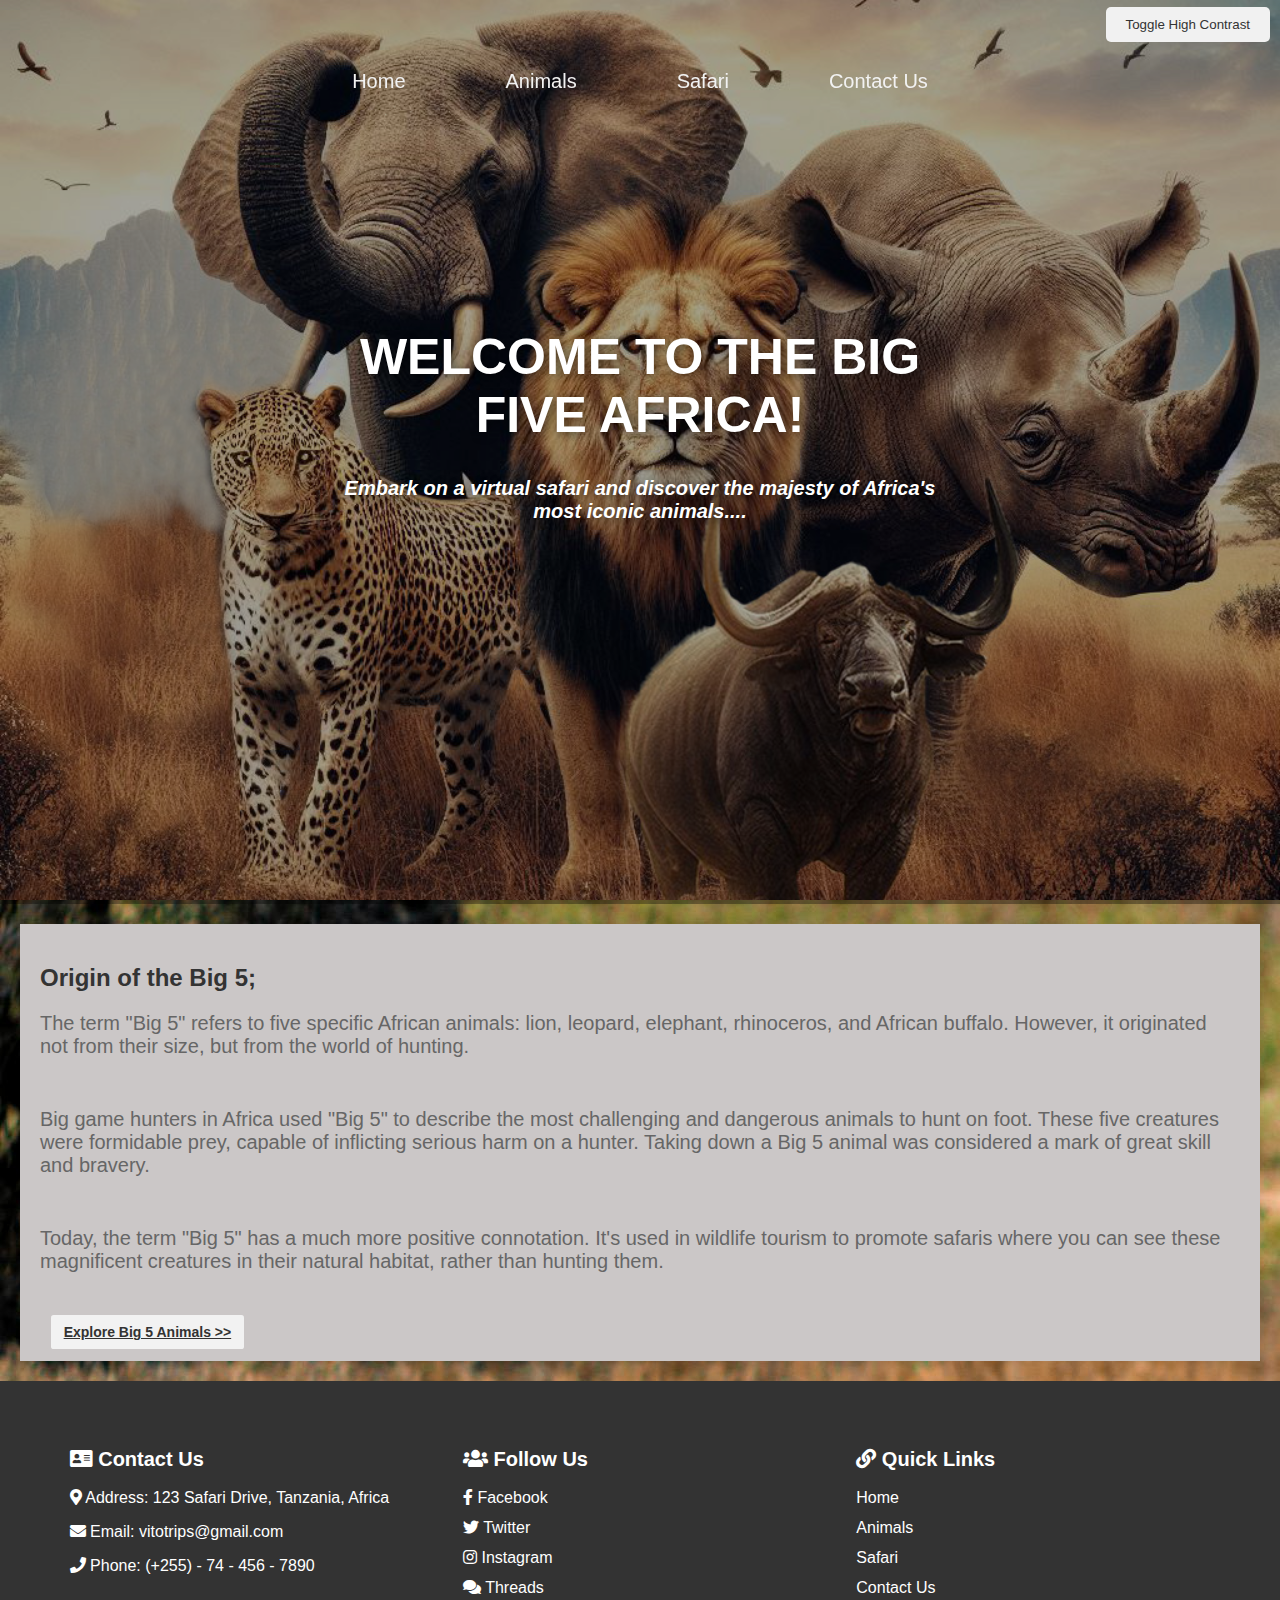
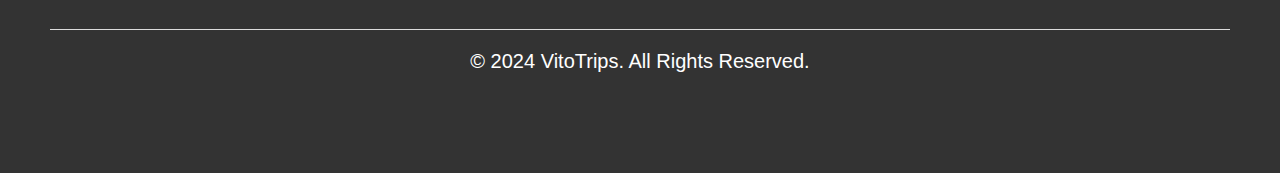
<file: index.html>
<!DOCTYPE html>
<html lang="en">

<head>
  <meta charset="UTF-8">
  <meta name="viewport" content="width=device-width, initial-scale=1.0">
  <title>Big Five - Homepage</title>

  <link rel="stylesheet" href="https://cdnjs.cloudflare.com/ajax/libs/font-awesome/5.15.3/css/all.min.css">

  <link rel="stylesheet" href="../CSS_files/home.css">
</head>

<body>
  <!-- Skip Links -->
  <a href="#main-content" class="skip-link">Skip to main content</a>
  <a href="#footer" class="skip-link">Skip to footer</a>

  <button id="highContrastToggle">Toggle High Contrast</button>
  

  <!-- here comes the navigation bar -->
  <div class="banner-2">
    <img class="banner-2-img" src="../images/banners/Banner2.jpeg"
      alt="Panoramic image showcasing Big 5 animals together">
    <div class="navbar">
      <a href="../html_files/index.html">Home</a>
      <a href="../html_files/animals.html">Animals</a>
      <a href="../html_files/safari.html">Safari</a>
      <a href="../html_files/contact.html">Contact Us</a>
    </div>
    <div class="banner-text-wrapper">
      <h1 class="banner-text">WELCOME TO THE BIG FIVE AFRICA!</h1>
      <p class="banner-text-2">
        <i>
          Embark on a virtual safari and discover the majesty of Africa's most iconic animals....

        </i>
      </p>
    </div>
  </div>

  <main>
    <div class="home-content" id="main-content">
      <h2>
        Origin of the Big 5;
      </h2>

      <p>
        The term "Big 5" refers to five specific African animals: lion, leopard, elephant,
        rhinoceros, and
        African buffalo. However, it originated not from their size, but from the world of hunting.
      </p>

      <p>
        Big game hunters in Africa used "Big 5" to describe the most challenging and dangerous animals to
        hunt on foot. These five creatures were formidable prey, capable of inflicting serious harm on a
        hunter. Taking down a Big 5 animal was considered a mark of great skill and bravery.
      </p>

      <p>
        Today, the term "Big 5" has a much more positive connotation. It's used in wildlife tourism to
        promote safaris where you can see these magnificent creatures in their natural habitat, rather than
        hunting them.
      </p>

      <a href="../html_files/animals.html" class="learn-more-button">Explore Big 5 Animals &gt;&gt;</a>
    </div>
  </main>

  <!-- Footer here  -->
  <footer id="footer">
    <div class="footer-content">
      <div class="contact-details">
        <h2><i class="fa fa-address-card"></i> Contact Us</h2>
        <address>
          <i class="fas fa-map-marker-alt"></i>
          Address: 123 Safari Drive,
          Tanzania, Africa
        </address>
        <p><i class="fas fa-envelope"></i> Email: vitotrips@gmail.com</p>
        <p><i class="fas fa-phone"></i> Phone: (+255) - 74 - 456 - 7890</p>
      </div>

      <div class="social-media-links">
        <h2><i class="fas fa-users"></i> Follow Us</h2>
        <a href="http://www.facebook.com/" target="_blank"><i class="fab fa-facebook-f"></i> Facebook</a>
        <a href="http://www.twitter.com/" target="_blank"><i class="fab fa-twitter"></i> Twitter</a>
        <a href="http://www.instagram.com/" target="_blank"><i class="fab fa-instagram"></i> Instagram</a>
        <a href="https://www.threads.net/" target="_blank"><i class="fas fa-comments"></i> Threads</a>
      </div>

      <div class="quick-links">
        <h2><i class="fas fa-link"></i> Quick Links</h2>
        <a href="../html_files/index.html">Home</a>
        <a href="../html_files/animals.html">Animals</a>
        <a href="../html_files/safari.html">Safari</a>
        <a href="../html_files/contact.html">Contact Us</a>
      </div>
    </div>

    <hr>

    <div class="copyright">
      <p>&copy; 2024 VitoTrips. All Rights Reserved.</p>
    </div>

  </footer>

  <script src="../javascript_files/home-high-contrast.js"></script>
  <script src="../javascript_files/current-page.js"></script>
</body>

</html>
</file>
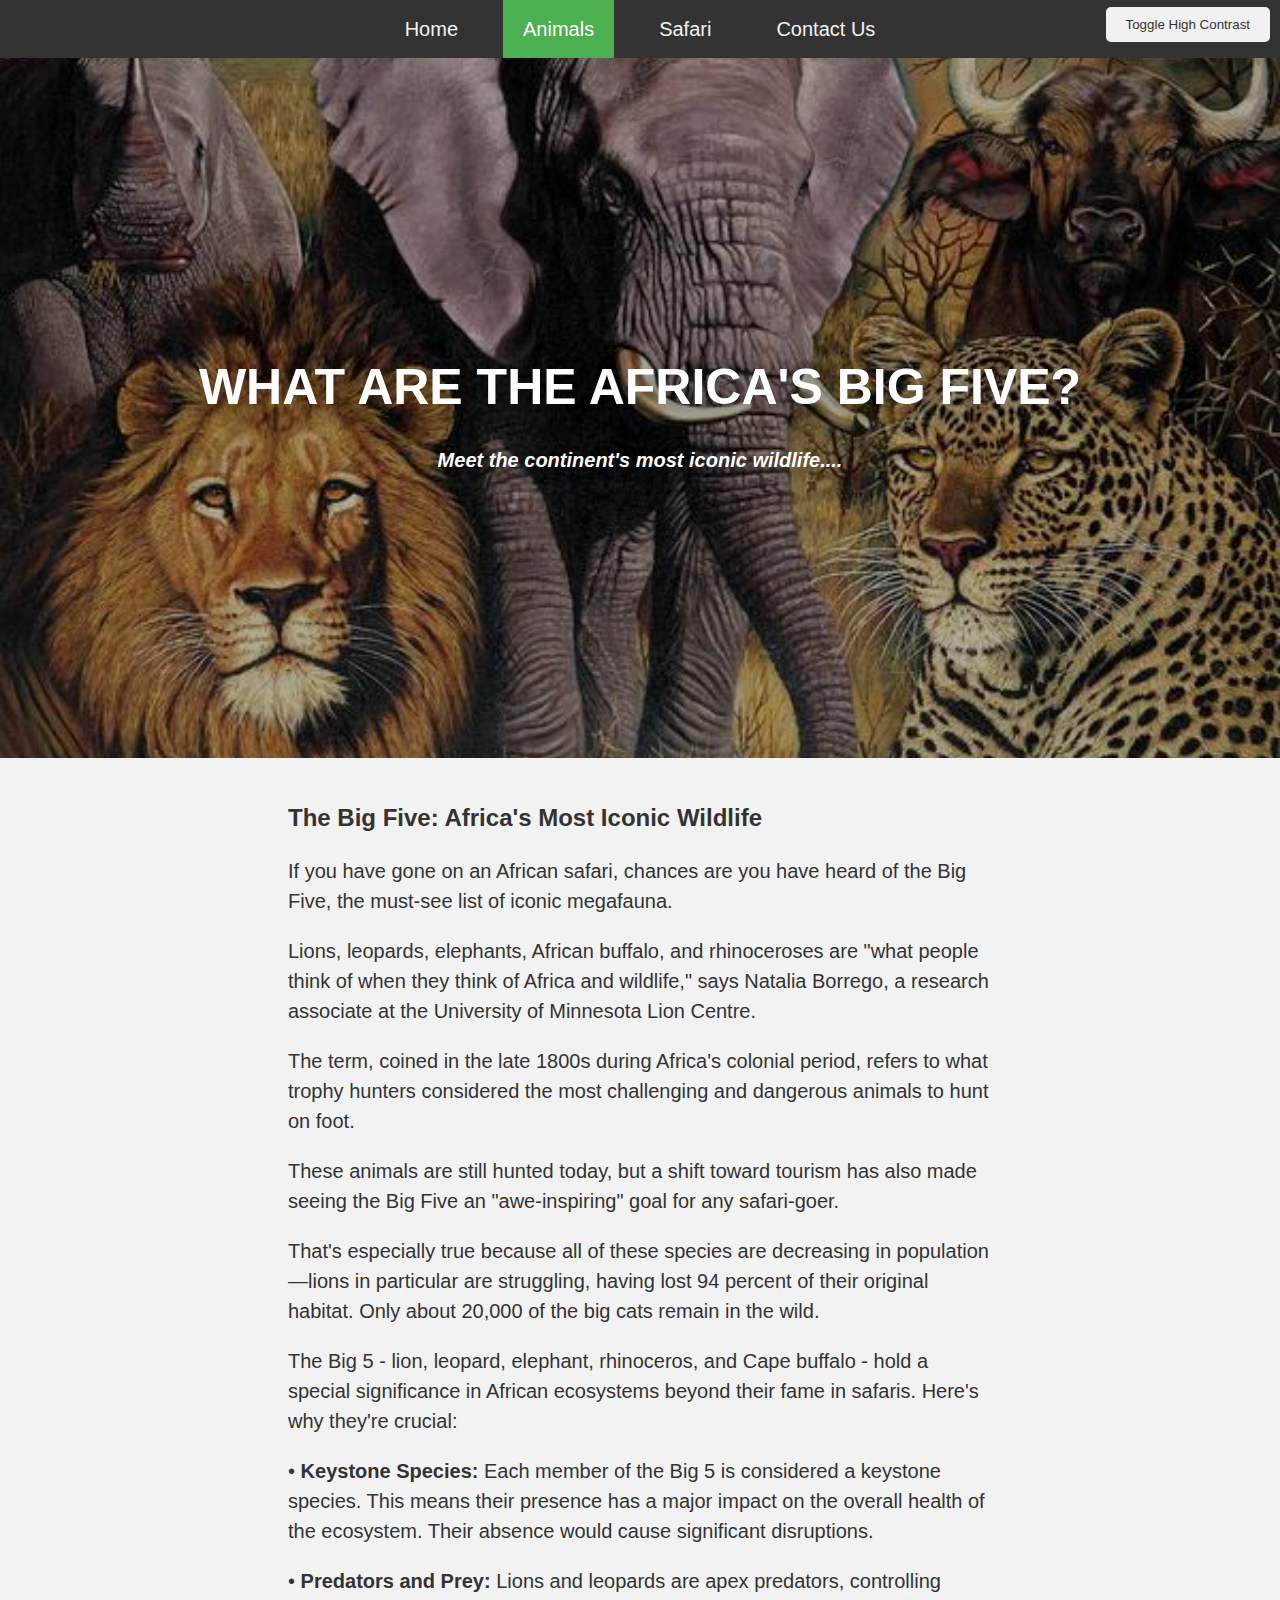
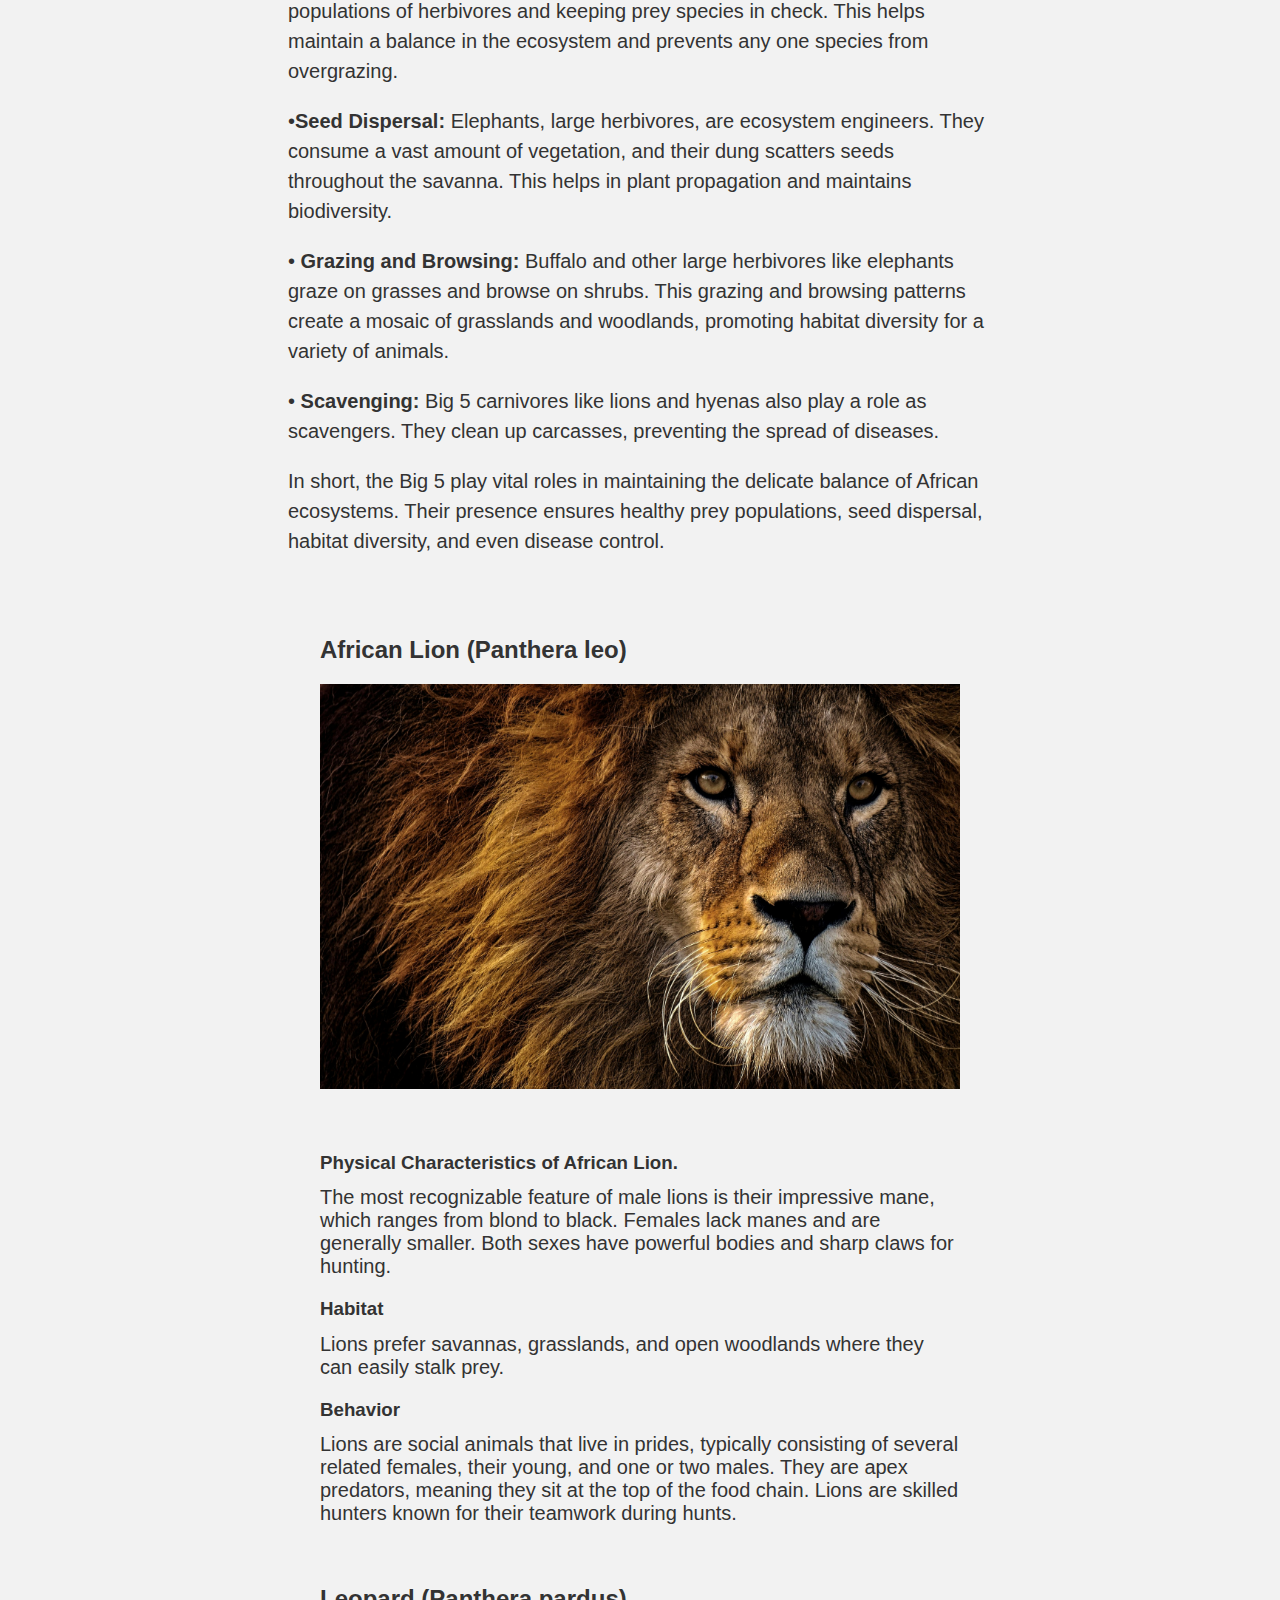
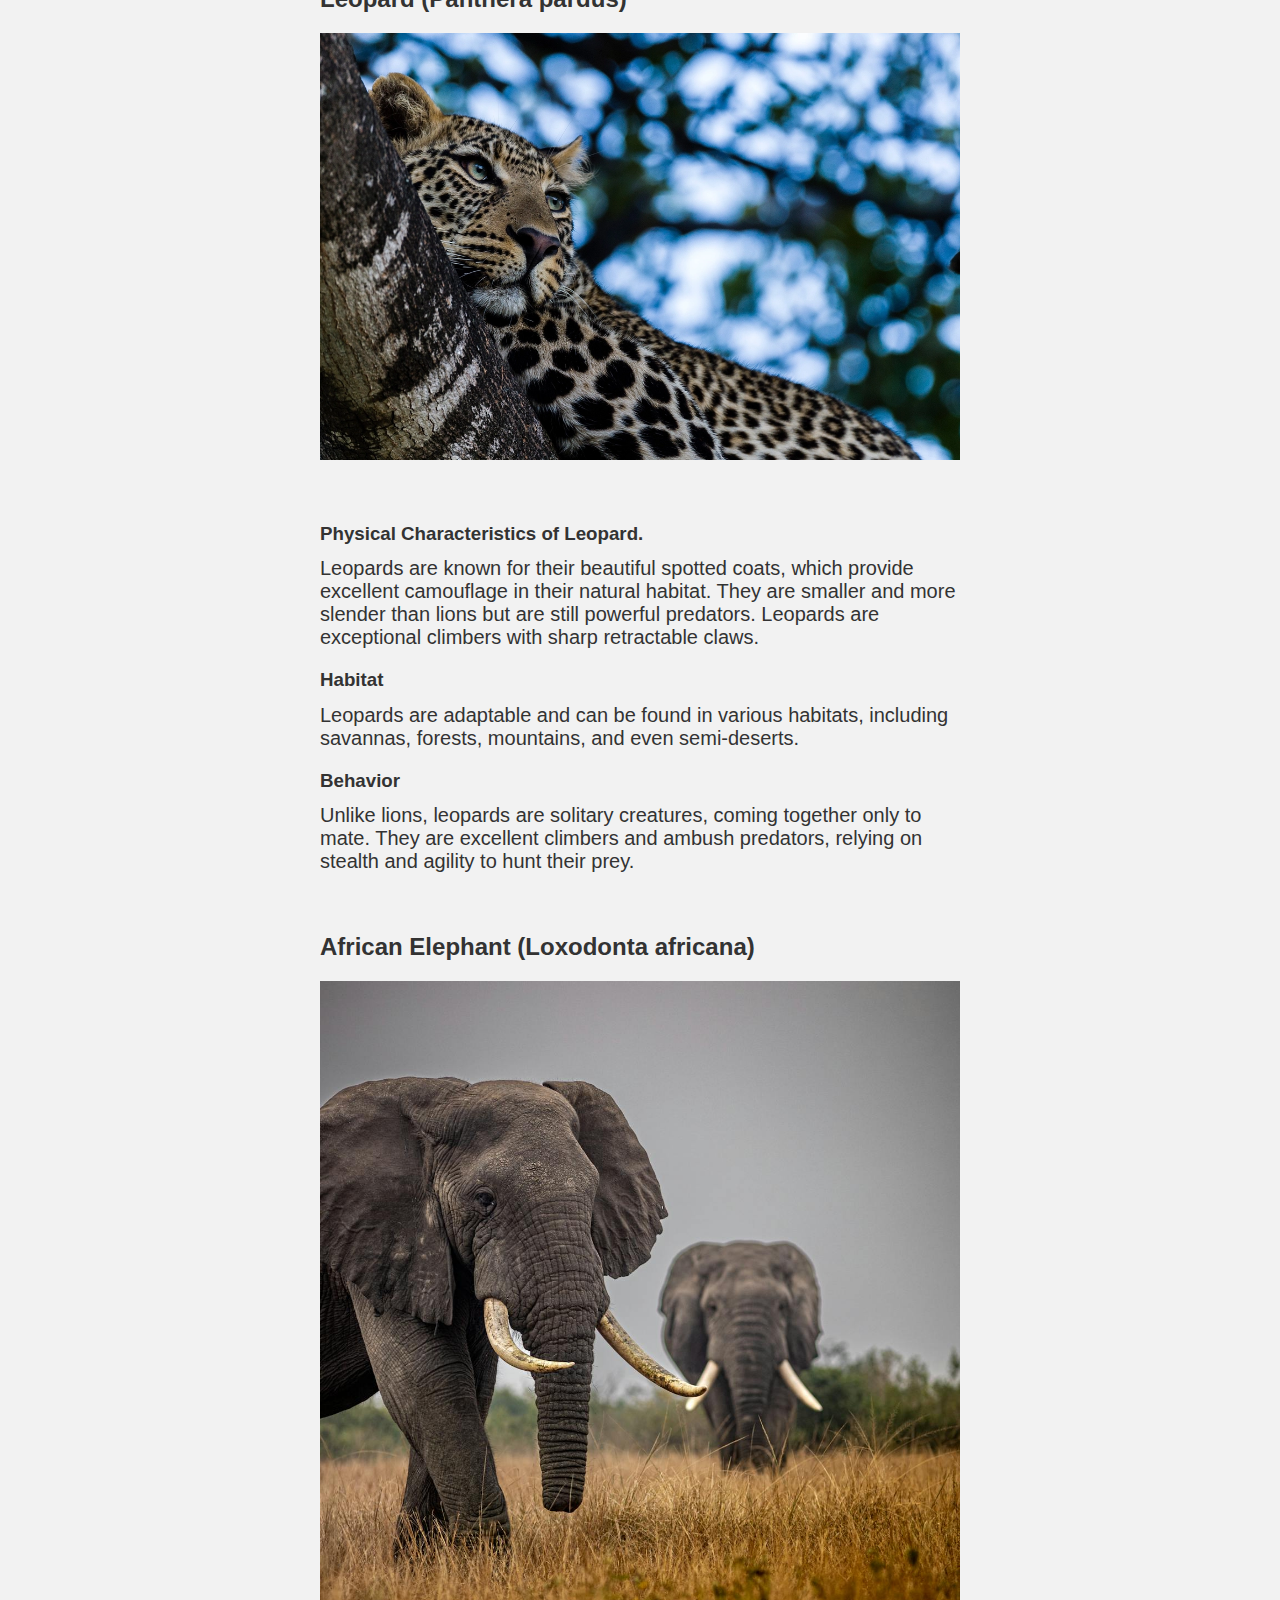
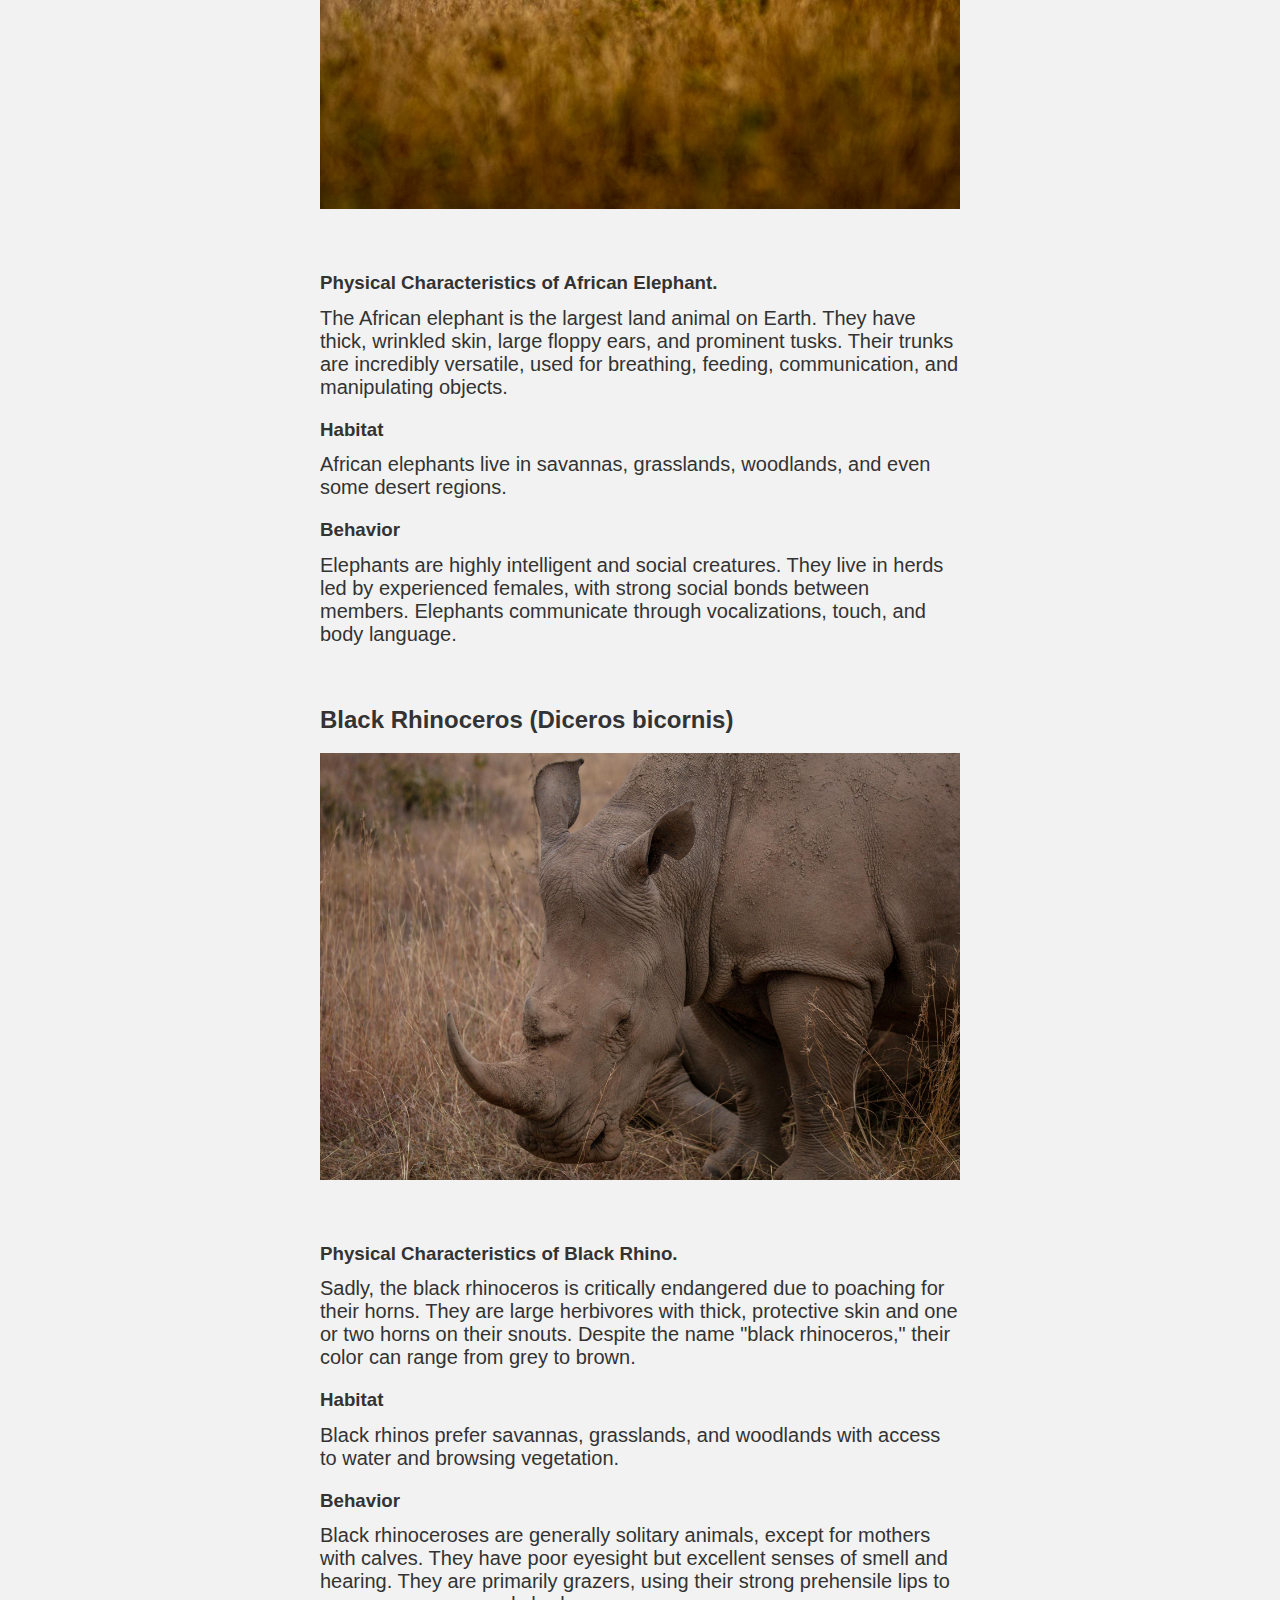
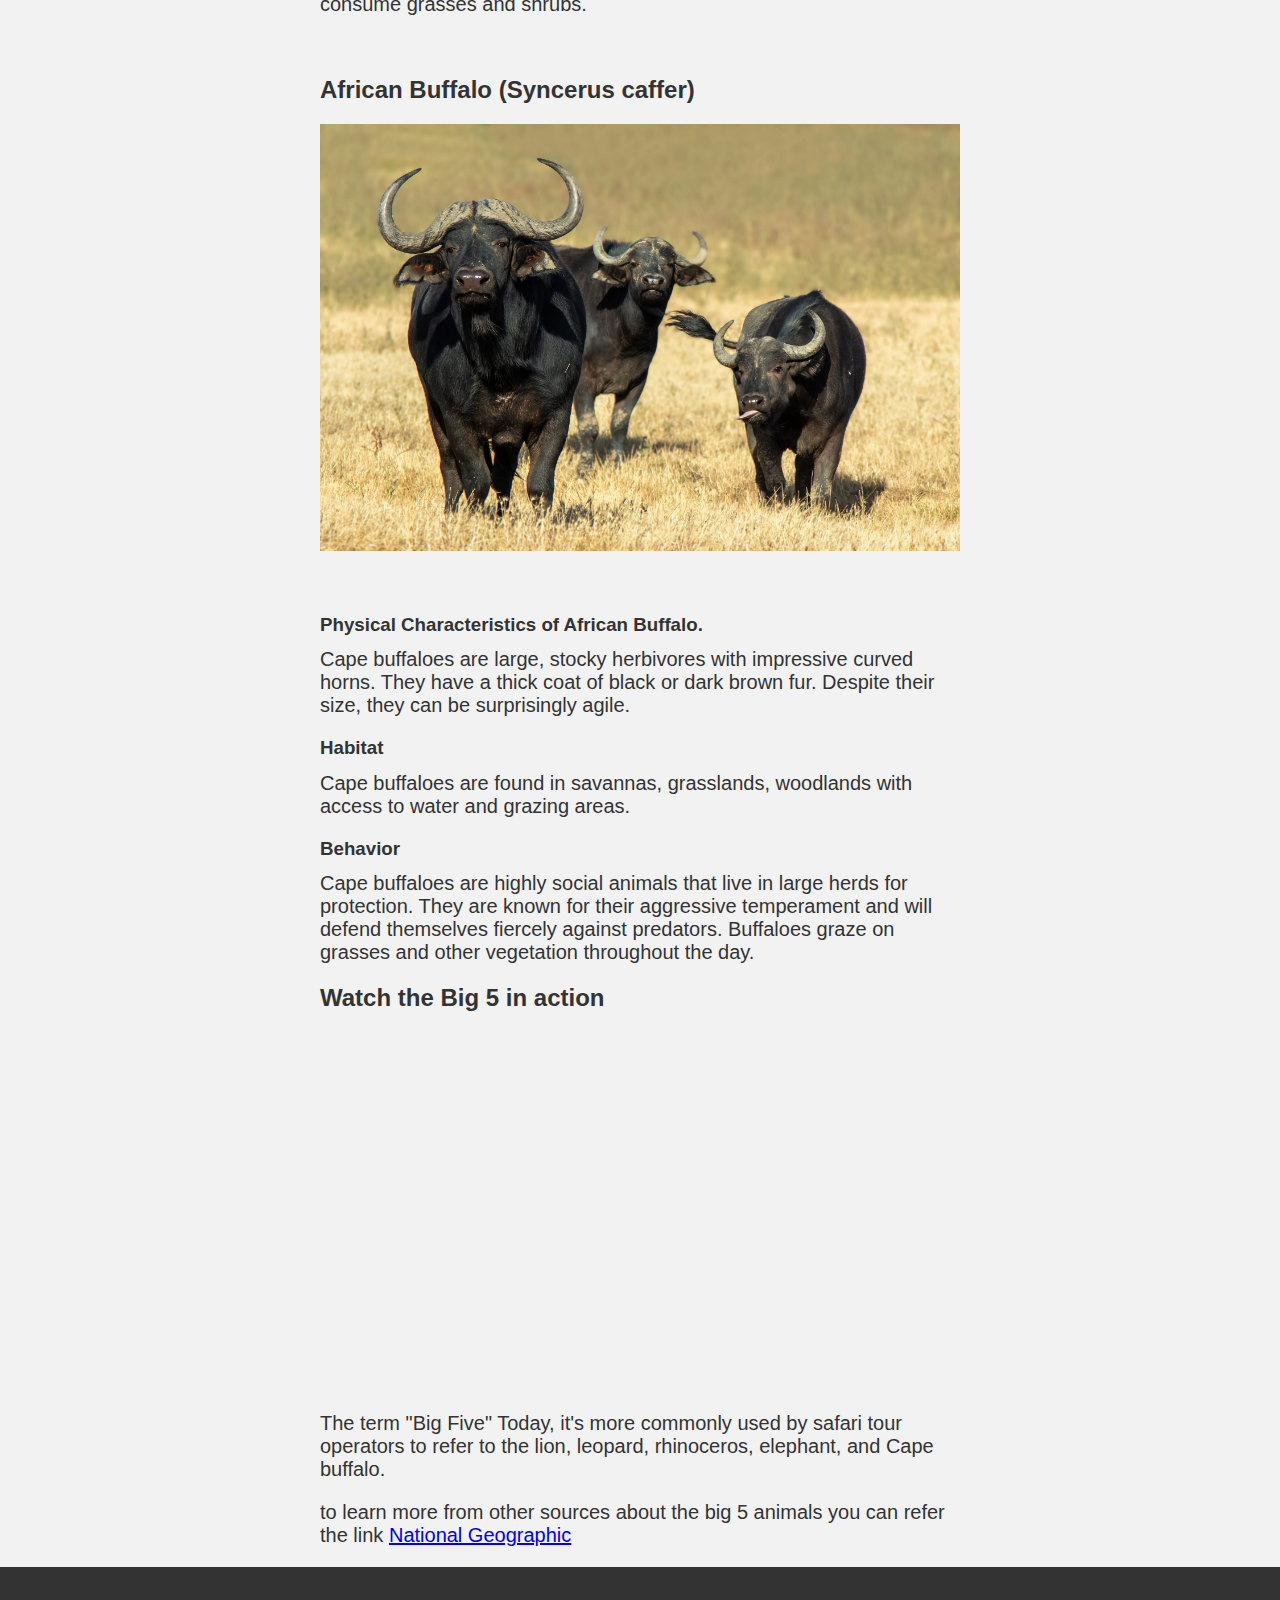
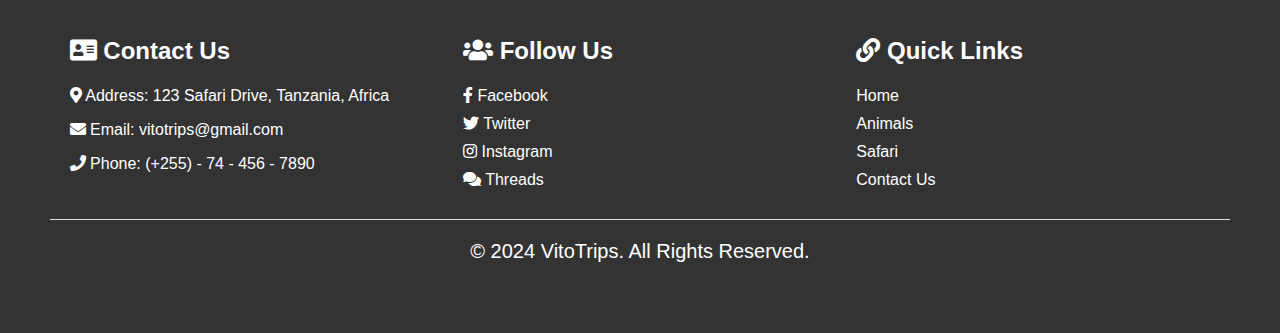
<file: html_files/animals.html>
<!DOCTYPE html>
<html lang="en">

<head>
  <meta charset="UTF-8">
  <meta name="viewport" content="width=device-width, initial-scale=1.0">
  <title>Big Five - Animals</title>

  <link rel="stylesheet" href="https://cdnjs.cloudflare.com/ajax/libs/font-awesome/5.15.3/css/all.min.css">

  <link rel="stylesheet" href="../CSS_files/animals.css">

</head>

<body>
  <!-- Skip Links -->
  <a href="#main-content" class="skip-link">Skip to main content</a>
  <a href="#footer" class="skip-link">Skip to footer</a>

  <button id="highContrastToggle">Toggle High Contrast</button>

  <!-- Navigation Bar -->
  <div class="navbar">
    <button class="hamburger" id="hamburger">&#9776;</button>
    <nav>
      <ul id="nav-links">
        <li><a href="../html_files/index.html">Home</a></li>
        <li><a href="../html_files/animals.html">Animals</a></li>
        <li><a href="../html_files/safari.html">Safari</a></li>
        <li><a href="../html_files/contact.html">Contact Us</a></li>
      </ul>
    </nav>
  </div>

  <div class="banner-2">
    <img class="banner-2-img" src="../images/banners/banner1.jpeg" alt="Panoramic image showcasing the big 5">
    <div class="banner-text-wrapper">
      <h1 class="banner-text">WHAT ARE THE AFRICA'S BIG FIVE?</h1>
      <p class="banner-text-2">
        <i>
          Meet the continent's most iconic wildlife....
        </i>
      </p>
    </div>
  </div>

  <main id="main-content">
    <div class="article-content">
      <article>
        <h2>
          The Big Five: Africa's Most Iconic Wildlife
        </h2>
        <p>
          If you have gone on an African safari, chances are you have heard of the Big Five, the must-see list of
          iconic megafauna.
        </p>

        <p>
          Lions, leopards, elephants, African buffalo, and rhinoceroses are "what people think of when they
          think of Africa and wildlife," says Natalia Borrego, a research associate at the University of
          Minnesota Lion Centre.
        </p>

        <p>
          The term, coined in the late 1800s during Africa&apos;s colonial period, refers to what trophy hunters
          considered the most challenging and dangerous animals to hunt on foot.
        </p>

        <p>
          These animals are still hunted today, but a shift toward tourism has also made seeing the Big Five
          an "awe-inspiring" goal for any safari-goer.
        </p>

        <p>
          That&apos;s especially true because all of these species are decreasing in population—lions in
          particular are struggling, having lost 94 percent of their original habitat. Only about 20,000 of the
          big cats remain in the wild.
        </p>

        <p>
          The Big 5 - lion, leopard, elephant, rhinoceros, and Cape buffalo - hold a special significance in
          African ecosystems beyond their fame in safaris. Here's why they&apos;re crucial:
        </p>

        <p>&bull; <b>Keystone Species:</b> Each member of the Big 5 is considered a keystone species. This means
          their presence has a major impact on the overall health of the ecosystem. Their absence
          would cause significant disruptions.
        </p>

        <p>&bull; <b>Predators and Prey:</b> Lions and leopards are apex predators, controlling populations of
          herbivores and keeping prey species in check. This helps maintain a balance in the
          ecosystem and prevents any one species from overgrazing.
        </p>

        <p>&bull;<b>Seed Dispersal:</b> Elephants, large herbivores, are ecosystem engineers. They consume a vast
          amount of vegetation, and their dung scatters seeds throughout the savanna. This helps in
          plant propagation and maintains biodiversity.
        </p>

        <p> &bull; <b>Grazing and Browsing:</b> Buffalo and other large herbivores like elephants graze on grasses
          and browse on shrubs. This grazing and browsing patterns create a mosaic of grasslands and
          woodlands, promoting habitat diversity for a variety of animals.
        </p>

        <p>&bull; <b>Scavenging:</b> Big 5 carnivores like lions and hyenas also play a role as scavengers. They
          clean up carcasses, preventing the spread of diseases.
        </p>

        <p>
          In short, the Big 5 play vital roles in maintaining the delicate balance of African ecosystems. Their
          presence ensures healthy prey populations, seed dispersal, habitat diversity, and even disease
          control.
        </p>
      </article>
    </div>

    <article>
      <!--lion section-->
      <section>
        <div class="animal-section">
          <h2>
            African Lion (Panthera leo)
          </h2>
          <a href="../images/lion1.jpg">
            <img class="animal-image" src="../images/lion1.jpg" alt="image of a fierce African lion concetrating.">
          </a>

          <!--description here-->
          <h3>
            Physical Characteristics of African Lion.
          </h3>

          <p>
            The most recognizable feature of male lions is their impressive
            mane, which ranges from blond to black. Females lack manes and are generally smaller.
            Both sexes have powerful bodies and sharp claws for hunting.
          </p>

          <h3>
            Habitat
          </h3>

          <p>
            Lions prefer savannas, grasslands, and open woodlands where they can easily stalk
            prey.
          </p>

          <h3>
            Behavior
          </h3>

          <p>
            Lions are social animals that live in prides, typically consisting of several related
            females, their young, and one or two males. They are apex predators, meaning they sit at the
            top of the food chain. Lions are skilled hunters known for their teamwork during hunts.
          </p>

        </div>
      </section>

      <!--leopard section-->
      <section>
        <div class="animal-section">
          <h2>
            Leopard (Panthera pardus)
          </h2>
          <a href="../images/leopard3.jpeg">
            <img class="animal-image" src="../images/leopard3.jpeg" alt="image of a leopard resting on a tree">
          </a>

          <!--description here-->
          <h3>
            Physical Characteristics of Leopard.
          </h3>

          <p>
            Leopards are known for their beautiful spotted coats, which
            provide excellent camouflage in their natural habitat. They are smaller and more slender
            than lions but are still powerful predators. Leopards are exceptional climbers with sharp
            retractable claws.
          </p>

          <h3>
            Habitat
          </h3>

          <p>
            Leopards are adaptable and can be found in various habitats, including savannas,
            forests, mountains, and even semi-deserts.
          </p>

          <h3>
            Behavior
          </h3>

          <p>
            Unlike lions, leopards are solitary creatures, coming together only to mate. They
            are excellent climbers and ambush predators, relying on stealth and agility to hunt their prey.
          </p>

        </div>
      </section>

      <!--elephant section-->
      <section>
        <div class="animal-section">
          <h2>
            African Elephant (Loxodonta africana)
          </h2>
          <a href="../images/elephant1.jpeg">
            <img class="animal-image" src="../images/elephant1.jpeg" alt="image of two African elephants in the savanna">
          </a>

          <!--description here-->
          <h3>
            Physical Characteristics of African Elephant.
          </h3>

          <p>
            The African elephant is the largest land animal on Earth. They
            have thick, wrinkled skin, large floppy ears, and prominent tusks. Their trunks are incredibly
            versatile, used for breathing, feeding, communication, and manipulating objects.
          </p>

          <h3>
            Habitat
          </h3>

          <p>
            African elephants live in savannas, grasslands, woodlands, and even some desert
            regions.
          </p>

          <h3>
            Behavior
          </h3>

          <p>
            Elephants are highly intelligent and social creatures. They live in herds led by
            experienced females, with strong social bonds between members. Elephants communicate
            through vocalizations, touch, and body language.
          </p>

        </div>
      </section>

      <!--rhinoceros section-->
      <section>
        <div class="animal-section">
          <h2>
            Black Rhinoceros (Diceros bicornis)
          </h2>
          <a href="../images/rhino1.jpeg">
            <img class="animal-image" src="../images/rhino1.jpeg" alt="image of black rhino in the wild">
          </a>

          <!--description here-->
          <h3>
            Physical Characteristics of Black Rhino.
          </h3>

          <p>
            Sadly, the black rhinoceros is critically endangered due to
            poaching for their horns. They are large herbivores with thick, protective skin and one or
            two horns on their snouts. Despite the name "black rhinoceros," their color can range from
            grey to brown.
          </p>

          <h3>
            Habitat
          </h3>

          <p>
            Black rhinos prefer savannas, grasslands, and woodlands with access to water and
            browsing vegetation.
          </p>

          <h3>
            Behavior
          </h3>

          <p>
            Black rhinoceroses are generally solitary animals, except for mothers with
            calves. They have poor eyesight but excellent senses of smell and hearing. They are
            primarily grazers, using their strong prehensile lips to consume grasses and shrubs.
          </p>

        </div>
      </section>

      <!--African buffalo section-->
      <section>
        <div class="animal-section">
          <h2>
            African Buffalo (Syncerus caffer)
          </h2>
          <a href="../images/buffalo1.jpeg">
            <img class="animal-image" src="../images/buffalo1.jpeg" alt="image of 3 African buffaloes in savanna">
          </a>

          <!--description here-->
          <h3>
            Physical Characteristics of African Buffalo.
          </h3>

          <p>
            Cape buffaloes are large, stocky herbivores with impressive
            curved horns. They have a thick coat of black or dark brown fur. Despite their size, they can
            be surprisingly agile.
          </p>

          <h3>
            Habitat
          </h3>

          <p>
            Cape buffaloes are found in savannas, grasslands, woodlands with access to
            water and grazing areas.
          </p>

          <h3>
            Behavior
          </h3>

          <p>
            Cape buffaloes are highly social animals that live in large herds for protection.
            They are known for their aggressive temperament and will defend themselves fiercely
            against predators. Buffaloes graze on grasses and other vegetation throughout the day.
          </p>

        </div>
      </section>

      <!--video section-->
      <section>
        <div class="big-5-video">
          <h2>
            Watch the Big 5 in action
          </h2>

          <div class="responsive-iframe">
            <iframe src="https://www.youtube.com/embed/uPBVCvs91eM" allowfullscreen></iframe>
          </div>
        </div>
      </section>
    </article>

  </main>

  <aside class="animal-section">
    <p>The term "Big Five" Today, it's more commonly used by safari tour operators to refer to the lion, leopard,
      rhinoceros, elephant, and Cape buffalo.
    </p>
    <p>
      to learn more from other sources about the big 5 animals you can refer the link
      <a href="https://www.nationalgeographic.com/animals/article/africa-big-five-safaris-lions"
        target="_blank">National Geographic</a>
    </p>
  </aside>

  <!--footer section here-->
  <footer id="footer">
    <div class="footer-content">
      <div class="contact-details">
        <h2><i class="fa fa-address-card"></i> Contact Us</h2>
        <address>
          <i class="fas fa-map-marker-alt"></i>
          Address: 123 Safari Drive,
          Tanzania, Africa
        </address>
        <p><i class="fas fa-envelope"></i> Email: vitotrips@gmail.com</p>
        <p><i class="fas fa-phone"></i> Phone: (+255) - 74 - 456 - 7890</p>
      </div>

      <div class="social-media-links">
        <h2><i class="fas fa-users"></i> Follow Us</h2>
        <a href="http://www.facebook.com/" target="_blank"><i class="fab fa-facebook-f"></i> Facebook</a>
        <a href="http://www.twitter.com/" target="_blank"><i class="fab fa-twitter"></i> Twitter</a>
        <a href="http://www.instagram.com/" target="_blank"><i class="fab fa-instagram"></i> Instagram</a>
        <a href="https://www.threads.net/" target="_blank"><i class="fas fa-comments"></i> Threads</a>
      </div>

      <div class="quick-links">
        <h2><i class="fas fa-link"></i> Quick Links</h2>
        <a href="../html_files/index.html">Home</a>
        <a href="../html_files/animals.html">Animals</a>
        <a href="../html_files/safari.html">Safari</a>
        <a href="../html_files/contact.html">Contact Us</a>
      </div>
    </div>

    <hr>

    <div class="copyright">
      <p>&copy; 2024 VitoTrips. All Rights Reserved.</p>
    </div>

  </footer>

  <script src="../javascript_files/animals-high-contrast.js"></script>
  <script src="../javascript_files/current-page.js"></script>
  <script src="../javascript_files/hamburger-nav.js"></script>
</body>

</html>
</file>
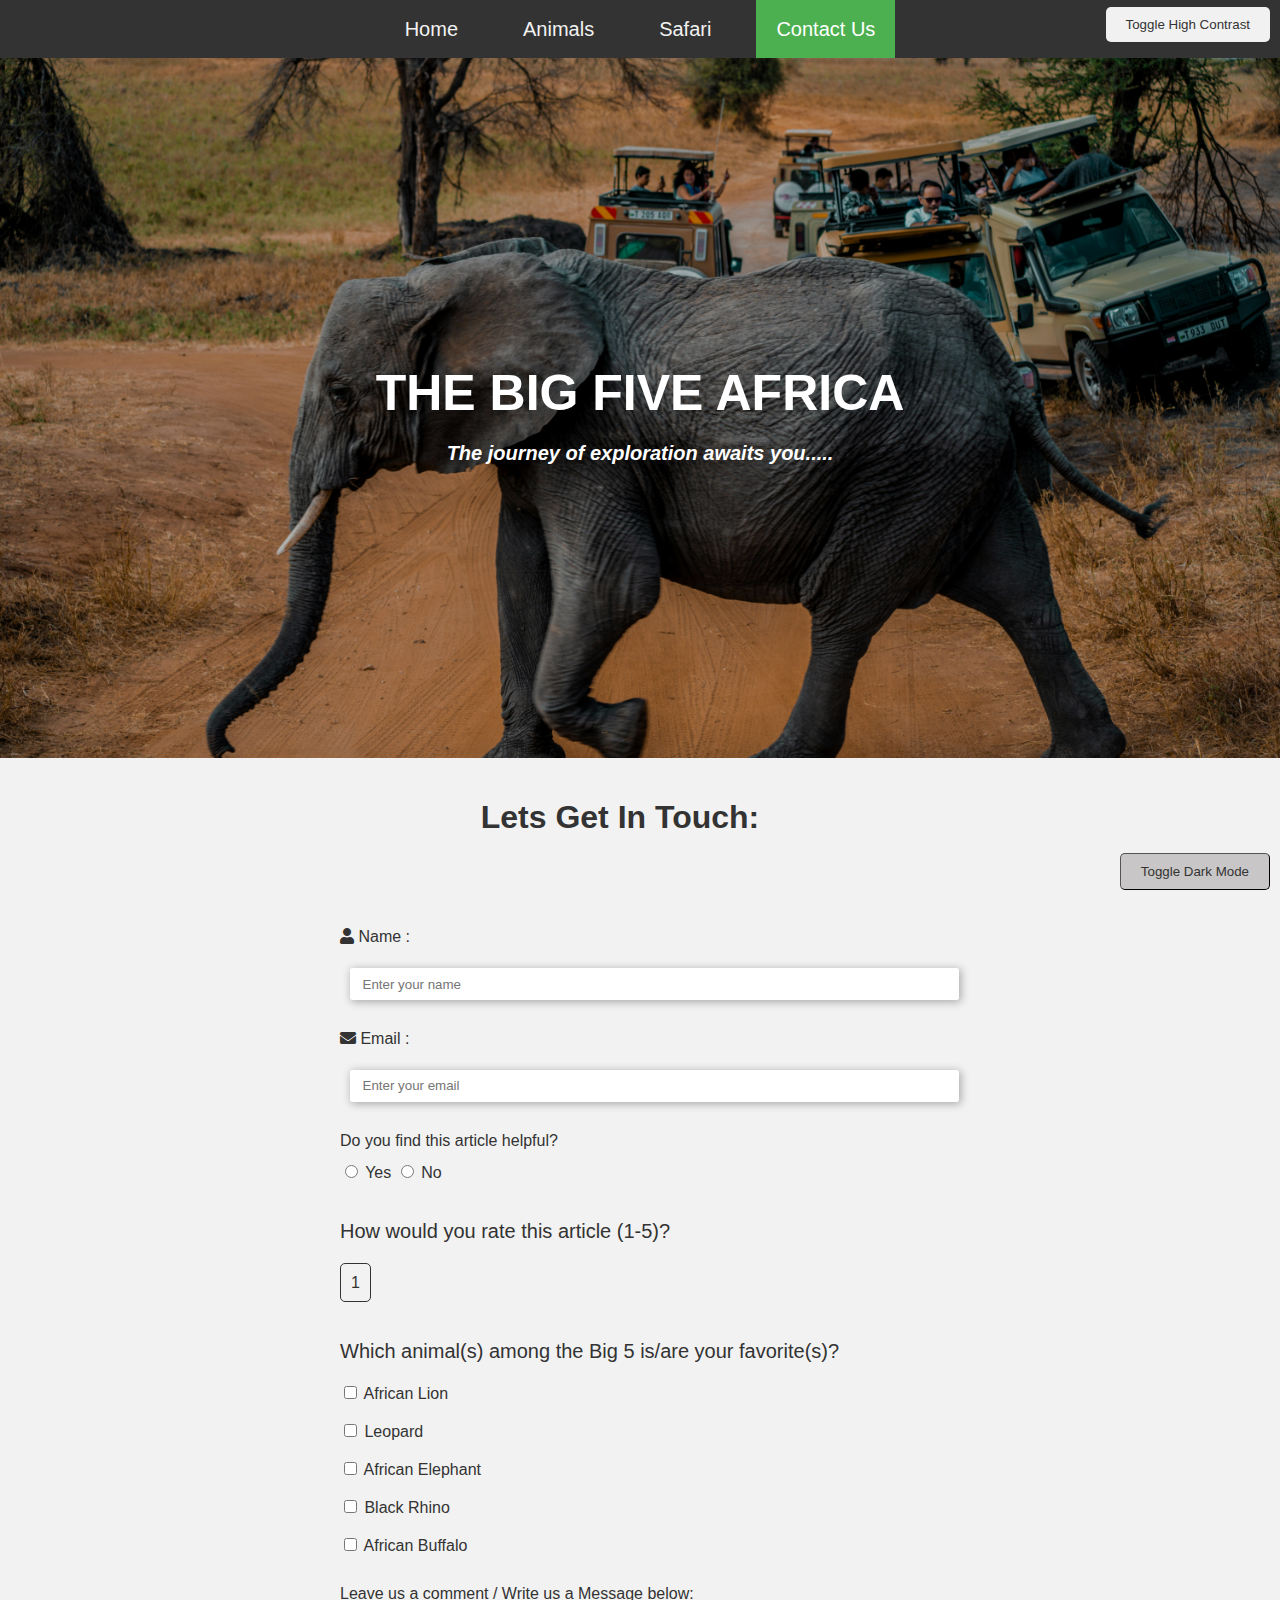
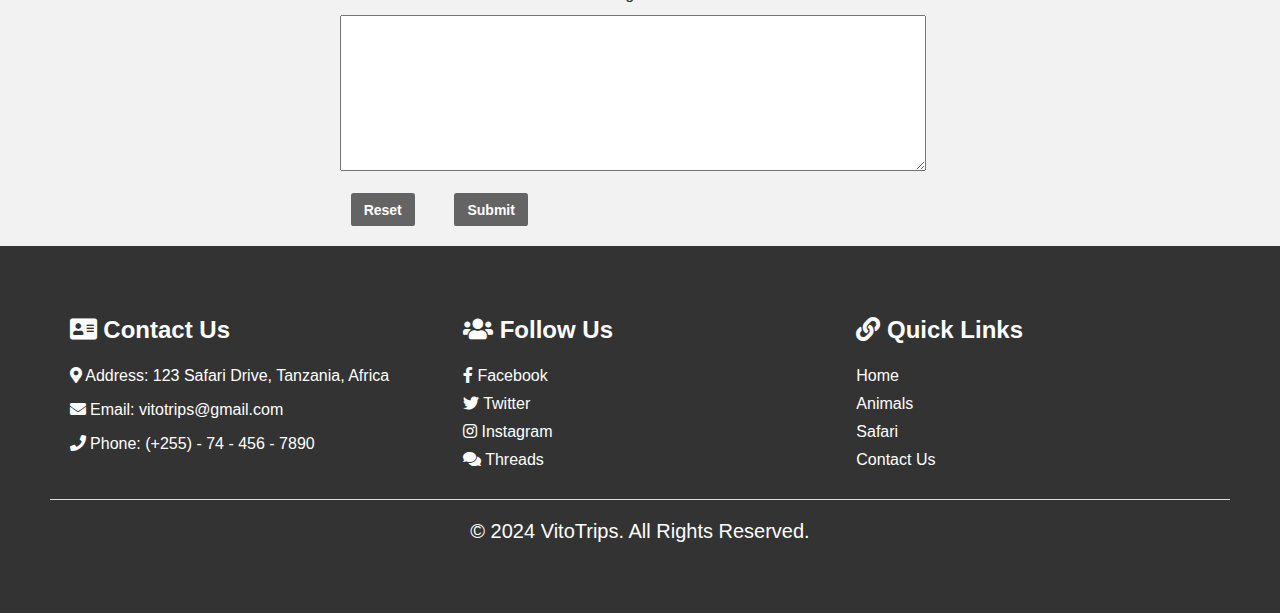
<file: html_files/contact.html>
<!DOCTYPE html>
<html lang="en">

<head>
    <meta charset="UTF-8">
    <meta name="viewport" content="width=device-width, initial-scale=1.0">

    <title>Big 5 - Contact Us</title>

    <link rel="stylesheet" href="https://cdnjs.cloudflare.com/ajax/libs/font-awesome/5.15.3/css/all.min.css">

    <link rel="stylesheet" href="../CSS_files/contact.css">
</head>

<body>
    <!-- Skip Links -->
    <a href="#main-content" class="skip-link">Skip to main content</a>
    <a href="#footer" class="skip-link">Skip to footer</a>
    <button id="highContrastToggle">Toggle High Contrast</button>
    <button id="darkModeToggle">Toggle Dark Mode</button>



    <!-- Navigation Bar -->
    <div class="navbar">
        <button class="hamburger" id="hamburger">&#9776;</button>
        <header>
            <nav>
                <ul id="nav-links">
                    <li><a href="../html_files/index.html">Home</a></li>
                    <li><a href="../html_files/animals.html">Animals</a></li>
                    <li><a href="../html_files/safari.html">Safari</a></li>
                    <li><a href="../html_files/contact.html">Contact Us</a></li>
                </ul>
            </nav>
        </header>
    </div>

    <div class="banner-2">
        <img class="banner-2-img" src="../images/banners/banner-4.jpeg"
            alt="Panoramic image showcasing a safari jeep encountering wildlife">
        <div class="banner-text-wrapper">
            <h1 class="banner-text">THE BIG FIVE AFRICA</h1>
            <p class="banner-text-2">
                <i>
                    The journey of exploration awaits you.....
                </i>
            </p>
        </div>
    </div>


    <div class="container" id="main-content">

        <h1 class="contact-header">Lets Get In Touch:</h1>

        <form action="mailto:jethkoyi07@gmail.com" method="post" enctype="text/plain">
            <label for="name"><i class="fas fa-user"></i> Name :</label>
            <input class="name-bar" id="name" type="text" placeholder="Enter your name">

            <br><br>

            <label for="email"><i class="fas fa-envelope"></i> Email :</label>
            <input class="email-bar" id="email" type="text" placeholder="Enter your email">

            <br><br>

            <label for="article-pov-yes">Do you find this article helpful?</label> <br>
            <input type="radio" name="feedback" value="yes" id="article-pov-yes"> Yes
            <input type="radio" name="feedback" value="no" id="article-pov-no"> No

            <br><br>

            <p>How would you rate this article (1-5)?</p>
            <select class="rating" name="rating" id="rating">
                <option value="1">1</option>
                <option value="2">2</option>
                <option value="3">3</option>
                <option value="4">4</option>
                <option value="5">5</option>
            </select>

            <br><br>

            <p>Which animal(s) among the Big 5 is/are your favorite(s)?</p>
            <input type="checkbox" name="favorite" value="lion"> African Lion
            <br><br>
            <input type="checkbox" name="favorite" value="leopard"> Leopard
            <br><br>
            <input type="checkbox" name="favorite" value="elephant"> African Elephant
            <br><br>
            <input type="checkbox" name="favorite" value="rhino"> Black Rhino
            <br><br>
            <input type="checkbox" name="favorite" value="buffalo"> African Buffalo

            <br><br>

            <label for="comment">Leave us a comment / Write us a Message below:</label>
            <textarea name="comment-area" id="comment" cols="50" rows="10"></textarea>

            <br><br>

            <input type="reset" value="Reset" class="reset-button">
            <button class="submit-button">Submit</button>
        </form>
    </div>

    <footer id="footer">
        <div class="footer-content">
            <div class="contact-details">
                <h2><i class="fa fa-address-card"></i> Contact Us</h2>
                <address>
                    <i class="fas fa-map-marker-alt"></i>
                    Address: 123 Safari Drive,
                    Tanzania, Africa
                </address>
                <p><i class="fas fa-envelope"></i> Email: vitotrips@gmail.com</p>
                <p><i class="fas fa-phone"></i> Phone: (+255) - 74 - 456 - 7890</p>
            </div>

            <div class="social-media-links">
                <h2><i class="fas fa-users"></i> Follow Us</h2>
                <a href="http://www.facebook.com/" target="_blank"><i class="fab fa-facebook-f"></i> Facebook</a>
                <a href="http://www.twitter.com/" target="_blank"><i class="fab fa-twitter"></i> Twitter</a>
                <a href="http://www.instagram.com/" target="_blank"><i class="fab fa-instagram"></i> Instagram</a>
                <a href="https://www.threads.net/" target="_blank"><i class="fas fa-comments"></i> Threads</a>
            </div>

            <div class="quick-links">
                <h2><i class="fas fa-link"></i> Quick Links</h2>
                <a href="../html_files/index.html">Home</a>
                <a href="../html_files/animals.html">Animals</a>
                <a href="../html_files/safari.html">Safari</a>
                <a href="../html_files/contact.html">Contact Us</a>
            </div>
        </div>

        <hr>

        <div class="copyright">
            <p>&copy; 2024 VitoTrips. All Rights Reserved.</p>
        </div>

    </footer>

    <script src="../javascript_files/contact-high-contrast.js"></script>

    <script src="../javascript_files/dark_modejs/contact-dark-mode.js"></script>

    <script src="../javascript_files/current-page.js"></script>
    <script src="../javascript_files/hamburger-nav.js"></script>

</body>

</html>
</file>
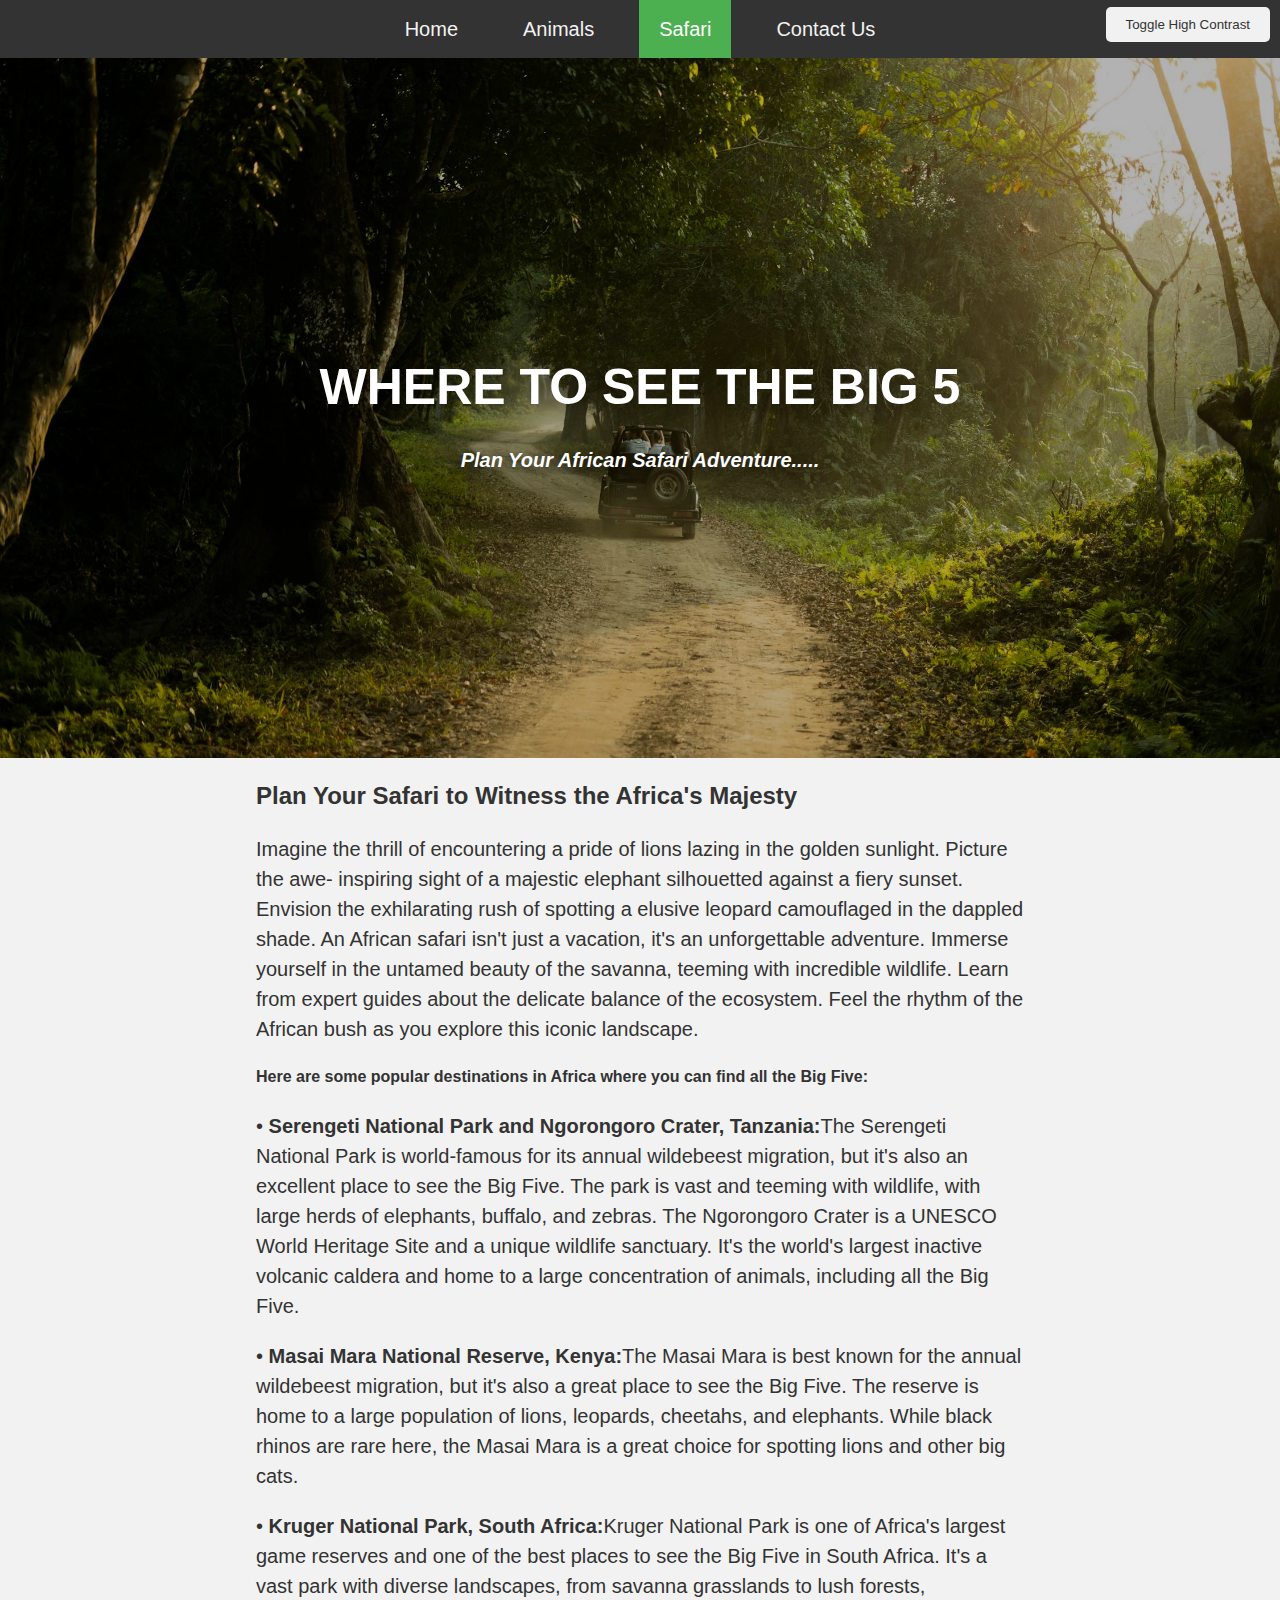
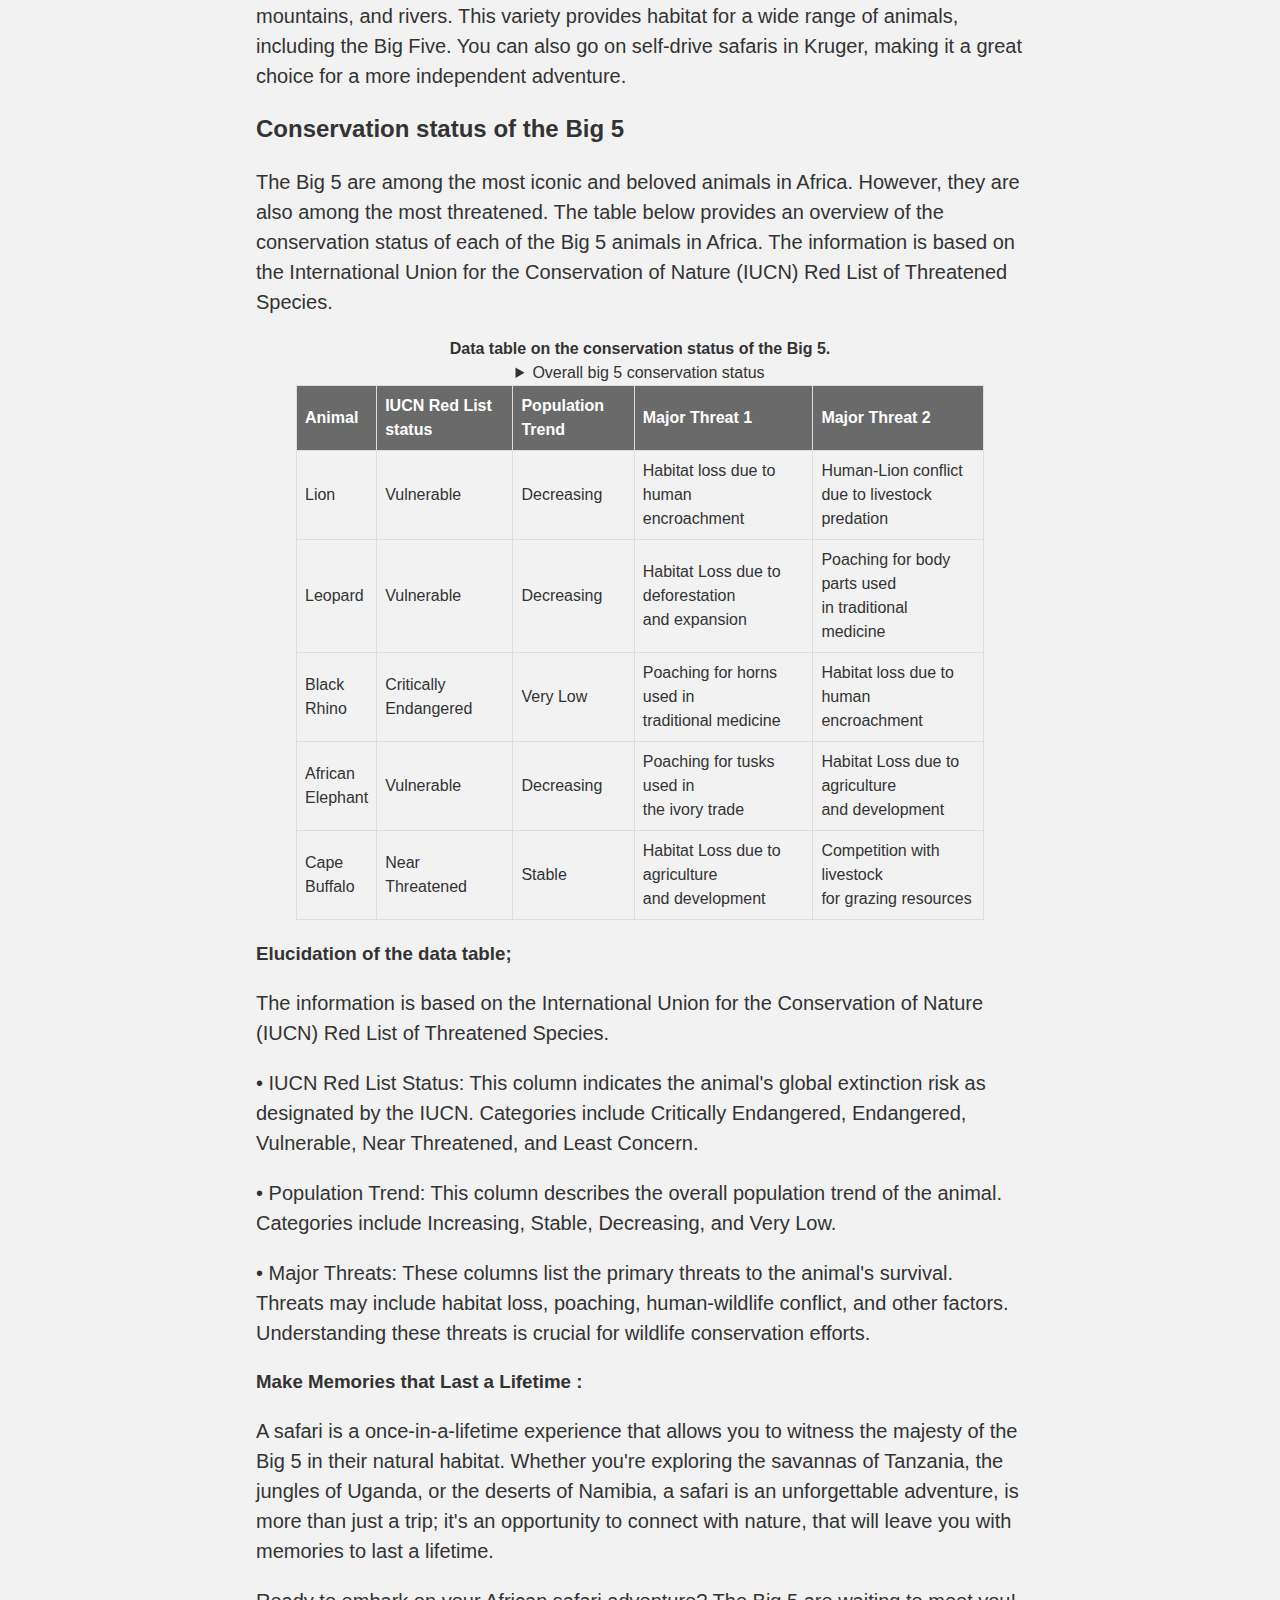
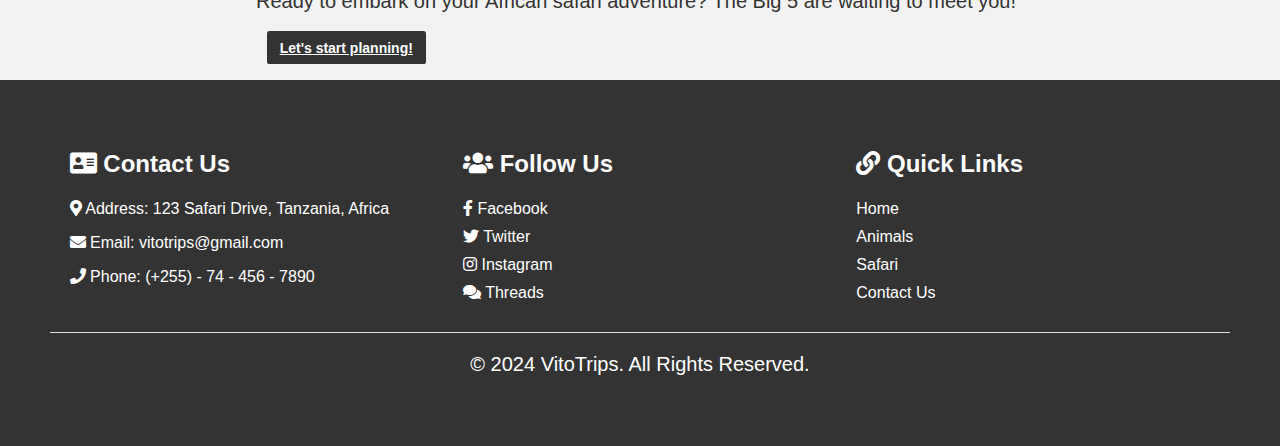
<file: html_files/safari.html>
<!DOCTYPE html>
<html lang="en">

<head>
  <meta charset="UTF-8">
  <meta name="viewport" content="width=device-width, initial-scale=1.0">
  <title>Big Five - Safari</title>

  <link rel="stylesheet" href="https://cdnjs.cloudflare.com/ajax/libs/font-awesome/5.15.3/css/all.min.css">
  <link rel="stylesheet" href="../CSS_files/safari.css">

</head>

<body>
  <!-- Skip Links -->
  <a href="#main-content" class="skip-link">Skip to main content</a>
  <a href="#footer" class="skip-link">Skip to footer</a>

  <button id="highContrastToggle">Toggle High Contrast</button>

  <!-- Navigation Bar -->
  <div class="navbar">
    <button class="hamburger" id="hamburger">&#9776;</button>
    <header>
      <nav>
        <ul id="nav-links">
          <li><a href="../html_files/index.html">Home</a></li>
          <li><a href="../html_files/animals.html">Animals</a></li>
          <li><a href="../html_files/safari.html">Safari</a></li>
          <li><a href="../html_files/contact.html">Contact Us</a></li>
        </ul>
      </nav>
    </header>
  </div>

  <div class="banner-2">
    <img class="banner-2-img" src="../images/banners/jeep-2.jpeg" alt="Panoramic image showcasing the big 5">
    <div class="banner-text-wrapper">
      <h1 class="banner-text"> WHERE TO SEE THE BIG 5</h1>
      <p class="banner-text-2">
        <i>
          Plan Your African Safari Adventure.....

        </i>
      </p>
    </div>
  </div>

  <main id="main-content">
    <div class="safari-content">
      <h2>
        Plan Your Safari to Witness the Africa's Majesty
      </h2>
      <p>
        Imagine the thrill of encountering a pride of lions lazing in the golden sunlight. Picture the awe-
        inspiring sight of a majestic elephant silhouetted against a fiery sunset. Envision the exhilarating
        rush of spotting a elusive leopard camouflaged in the dappled shade.
        An African safari isn't just a vacation, it's an unforgettable adventure. Immerse yourself in the
        untamed beauty of the savanna, teeming with incredible wildlife. Learn from expert guides about
        the delicate balance of the ecosystem. Feel the rhythm of the African bush as you explore this iconic
        landscape.
      </p>

      <h4>Here are some popular destinations in Africa where you can find all the Big Five:</h4>

      <p>
        &bull; <b>Serengeti National Park and Ngorongoro Crater, Tanzania:</b>The Serengeti National Park
        is world-famous for its annual wildebeest migration, but it's also an excellent
        place to see the Big Five. The park is vast and teeming with wildlife, with large
        herds of elephants, buffalo, and zebras. The Ngorongoro Crater is a UNESCO World
        Heritage Site and a unique wildlife sanctuary. It's the world's largest inactive volcanic caldera and home to a
        large concentration of animals, including all the Big Five.
      </p>

      <p>
        &bull; <b>Masai Mara National Reserve, Kenya:</b>The Masai Mara is best known for the annual wildebeest
        migration,
        but it's also
        a great place to see the Big Five. The reserve is home to a large population of lions, leopards, cheetahs, and
        elephants. While black rhinos are rare here, the Masai Mara is a great choice for spotting lions and other big
        cats.
      </p>

      <p>
        &bull; <b>Kruger National Park, South Africa:</b>Kruger National Park is one of Africa's largest game reserves
        and
        one of the
        best places to see the Big Five in South Africa. It's a vast park with diverse landscapes, from savanna
        grasslands
        to lush forests, mountains, and rivers. This variety provides habitat for a wide range of animals, including the
        Big Five. You can also go on self-drive safaris in Kruger, making it a great choice for a more independent
        adventure.
      </p>

      <h2>
        Conservation status of the Big 5
      </h2>

      <p>
        The Big 5 are among the most iconic and beloved animals in Africa. However,
        they are also among the most threatened. The table below provides an overview
        of the conservation status of each of the Big 5 animals in Africa.
        The information is based on the International Union for the Conservation of Nature (IUCN)
        Red List of Threatened Species.
      </p>

      <figure>
        <table>
          <caption>
            <strong>
              Data table on the conservation status of the Big 5.
            </strong>
            <details>
              <summary>
                Overall big 5 conservation status
              </summary>
              <p class="summary">
                Below is the data table summarizing the conservation status of the Big 5 animals:
              </p>
            </details>
          </caption>
          <tr>
            <th>Animal</th>
            <th>IUCN Red List status</th>
            <th>Population Trend</th>
            <th>Major Threat 1</th>
            <th>Major Threat 2</th>
          </tr>
          <tr>
            <td>Lion</td>
            <td>Vulnerable</td>
            <td>Decreasing</td>
            <td>Habitat loss due to human <br>
              encroachment
            </td>
            <td>Human-Lion conflict
              <br> due to livestock predation
            </td>
          </tr>
          <tr>
            <td>Leopard</td>
            <td>Vulnerable</td>
            <td>Decreasing</td>
            <td>Habitat Loss due to deforestation <br>and expansion</td>
            <td>Poaching for body parts used <br>in traditional medicine</td>
          </tr>
          <tr>
            <td>Black <br>Rhino</td>
            <td>Critically Endangered</td>
            <td>Very Low</td>
            <td>Poaching for horns used in <br>traditional medicine</td>
            <td>Habitat loss due to human <br>encroachment</td>
          </tr>
          <tr>
            <td>African <br>Elephant</td>
            <td>Vulnerable</td>
            <td>Decreasing</td>
            <td>Poaching for tusks used in <br>the ivory trade</td>
            <td>Habitat Loss due to agriculture <br>and development</td>
          </tr>
          <tr>
            <td>Cape <br>Buffalo</td>
            <td>Near Threatened</td>
            <td>Stable</td>
            <td>Habitat Loss due to agriculture <br> and development</td>
            <td>Competition with livestock <br> for grazing resources</td>
          </tr>
        </table>
      </figure>


      <h3>Elucidation of the data table;</h3>
      <p>
        The
        information is based on the International Union for the Conservation of Nature (IUCN) Red List of
        Threatened Species.
      </p>

      <p>
        &bull; IUCN Red List Status: This column indicates the animal's global extinction risk as designated
        by the IUCN. Categories include Critically Endangered, Endangered, Vulnerable, Near
        Threatened, and Least Concern.
      </p>

      <p>
        &bull; Population Trend: This column describes the overall population trend of the animal. Categories
        include Increasing, Stable, Decreasing, and Very Low.
      </p>

      <p>
        &bull; Major Threats: These columns list the primary threats to the animal's survival. Threats may
        include habitat loss, poaching, human-wildlife conflict, and other factors.
        Understanding these threats is crucial for wildlife conservation efforts.
      </p>

      <h3>Make Memories that Last a Lifetime :</h3>

      <p>
        A safari is a once-in-a-lifetime experience that allows you to witness the majesty of the Big 5 in
        their natural habitat. Whether you're exploring the savannas of Tanzania, the jungles of Uganda, or the
        deserts of Namibia, a safari is an unforgettable adventure, is more than just a trip; it's an opportunity to
        connect with nature,
        that will leave you with memories to last a
        lifetime.
      </p>

      <p>
        Ready to embark on your African safari adventure? The Big 5 are waiting to meet you!

      </p>

      <a href="https://tanzania-best-safaris.com/" class="learn-more-button">Let's start planning!</a>

    </div>
  </main>


  <footer id="footer">
    <div class="footer-content">
      <div class="contact-details">
        <h2><i class="fa fa-address-card"></i> Contact Us</h2>
        <address>
          <i class="fas fa-map-marker-alt"></i>
          Address: 123 Safari Drive,
          Tanzania, Africa
        </address>
        <p><i class="fas fa-envelope"></i> Email: vitotrips@gmail.com</p>
        <p><i class="fas fa-phone"></i> Phone: (+255) - 74 - 456 - 7890</p>
      </div>

      <div class="social-media-links">
        <h2><i class="fas fa-users"></i> Follow Us</h2>
        <a href="http://www.facebook.com/" target="_blank"><i class="fab fa-facebook-f"></i> Facebook</a>
        <a href="http://www.twitter.com/" target="_blank"><i class="fab fa-twitter"></i> Twitter</a>
        <a href="http://www.instagram.com/" target="_blank"><i class="fab fa-instagram"></i> Instagram</a>
        <a href="https://www.threads.net/" target="_blank"><i class="fas fa-comments"></i> Threads</a>
      </div>

      <div class="quick-links">
        <h2><i class="fas fa-link"></i> Quick Links</h2>
        <a href="../html_files/index.html">Home</a>
        <a href="../html_files/animals.html">Animals</a>
        <a href="../html_files/safari.html">Safari</a>
        <a href="../html_files/contact.html">Contact Us</a>
      </div>
    </div>

    <hr>

    <div class="copyright">
      <p>&copy; 2024 VitoTrips. All Rights Reserved.</p>
    </div>

  </footer>

  <script src="../javascript_files/hamburger-nav.js"></script>
  <script src="../javascript_files/safari-high-contrast.js"></script>
  <script src="../javascript_files/current-page.js"></script>
</body>

</html>
</file>
<file: CSS_files/home.css>
p {
  margin-bottom: 2.5em;
  font-family: Arial, Helvetica, sans-serif;
  font-size: 1.25em;
  font-style: normal;
   /* Adjusted to match the high contrast version */
}

body {
  font-family: Arial, sans-serif;
  margin: 0;
  padding: 0;
  background-image: url("../images/banners/banner-4.jpeg");
  overflow-x: hidden; /* Added to prevent horizontal scrolling on small screens */
}

#highContrastToggle {
  position: fixed;
  top: 7px;
  right: 10px;
  padding: 10px 20px;
  background-color: #f1f1f1;
  color: #333;
  border: none;
  border-radius: 5px;
  cursor: pointer;
  z-index: 1001;
}

#highContrastToggle:hover {
  background-color: #e1e1e1;
}

.skip-link {
  position: fixed;
  left: 10px;
  width: auto;
  height: auto;
  overflow: hidden;
  z-index: 1000;
  background-color: transparent;
  color: transparent;
  padding: 10px;
  white-space: nowrap;
  transition: top 0.3s, left 0.3s;
}

.skip-link:first-of-type {
  top: 50px;
}

.skip-link:last-of-type {
  top: 90px;
}

.skip-link:focus {
  left: 10px;
  color: #fff;
  background-color: black;
  overflow: visible;
}

.navbar a.active {
  background-color: #4CAF50;
  display: inline-block;
  color: white;
  width: auto;
}

.banner-2 {
  position: relative;
}

.banner-2::before {
  content: "";
  position: absolute;
  top: 0;
  right: 0;
  bottom: 0;
  left: 0;
  background-color: rgba(0, 0, 0, 0.35);
}

.banner-2-img {
  width: 100%;
  height: 900px;
  object-fit: cover;
}

.navbar {
  position: absolute;
  top: 0;
  width: 100%;
  display: flex;
  justify-content: center;
  z-index: 1000;
  margin-top: 50px; /* Added margin to avoid overlap with toggle button on small screens */
}

.navbar a {
  display: block;
  color: rgb(242, 242, 242);
  text-align: center;
  padding: 1em 1.25em;
  text-decoration: none;
  margin: 0 1.25em;
  font-size: 1.25em;
  transition: background-color 0.15s, color 0.15s;
}

@media (max-width: 600px) {
  .navbar {
    flex-direction: column;
    align-items: center;
    margin-top: 60px; /* Add margin to avoid overlap with toggle button */
  }

  .navbar a {
    width: 100%;
    margin: 0;
    padding: 0.875em;
  }

  .navbar a:hover {
    background-color: rgb(221, 221, 221);
    color: rgb(0, 0, 0);
  }

  /* Ensure body does not slide left */
  html, body {
    overflow-x: hidden;
  }

  /* Adjust skip-link for small screens */
  .skip-link {
    top: 5px;
    left: 5px;
    padding: 5px;
  }

  .footer-content {
    display: flex;
    flex-direction: column;
    justify-content: space-around;
    align-items: flex-start;
  }

  .footer-content div {
    flex-basis: 100%;
  }
}

.banner-text-wrapper {
  position: absolute;
  top: 50%;
  left: 50%;
  transform: translate(-50%, -50%);
  text-align: center;
  color: white;
}

.banner-text {
  color: white;
  width: 100%;
  font-size: 3.125em;
  font-weight: bold;
  text-shadow: 2px 2px 10px rgba(0, 0, 0, 0.5);
}

.banner-text-2 {
  color: white;
  width: 100%;
  font-size: 1.25em;
  font-weight: bold;
  margin-bottom: 4.375em;
  text-shadow: 2px 2px 10px rgba(0, 0, 0, 0.5);
}

.home-content {
  padding: 20px;
  background-color: rgb(203, 199, 199);
  margin: 20px;
  box-shadow: 0px 0px 10px 0px rgba(0, 0, 0, 0.1);
}

.home-content h2 {
  color: #333;
}

.home-content p {
  color: #666;
}

.learn-more-button {
  font-size: 0.875em;
  font-weight: bold;
  margin-left: 0.75em;
  padding: 0.625em 0.9375em;
  border: none;
  border-radius: 0.1875em;
  color: rgb(51, 51, 51);
  background-color: rgb(242, 242, 242);
  cursor: pointer;
  transition: background-color 0.15s, opacity 0.15s;
}

.learn-more-button:hover {
  background-color: rgb(51, 51, 51);
  color: white;
}

.learn-more-button:active {
  background-color: rgb(51, 51, 51);
  opacity: 0.8;
}

footer {
  padding: 3.125em;
  background-color: rgb(51, 51, 51);
  color: white;
}

.footer-content {
  display: flex;
  flex-direction: column;
  justify-content: space-around;
  align-items: flex-start;
}

.footer-content div {
  flex-basis: 100%;
}

.footer-content h2 {
  margin-bottom: 0.9375em;
  font-size: 1.25em;
}

.footer-content a {
  color: white;
  text-decoration: none;
}

.footer-content a:hover {
  color: rgb(221, 221, 221);
}

.contact-details p {
  display: block;
  margin-bottom: 0.75em;
  font-size: 1em;
  color: white; /* Ensure text color is white */
}

.quick-links {
  display: flex;
  flex-direction: column;
  justify-content: center;
}

.quick-links a {
  display: block;
  margin-bottom: 0.75em;
}

.social-media-links {
  display: flex;
  flex-direction: column;
  justify-content: center;
}

.social-media-links a {
  display: block;
  margin-bottom: 0.75em;
}

.copyright {
  text-align: center;
  width: 100%;
  color: white; /* Ensure text color is white */
}

footer hr {
  border: none;
  border-top: 1px solid rgb(221, 221, 221);
  margin: 1.25em 0;
  width: 100%;
}

address {
  font-style: normal;
  margin: 0;
}

/* Styles for small screens (mobile) */
@media (max-width: 600px) {
  body,
  #highContrastToggle,
  .skip-link {
    font-size: 0.75em;
  }

  .navbar a:hover {
    background-color: rgb(221, 221, 221);
    color: rgb(0, 0, 0);
    display: inline-block;
    width: auto;
  }

  .navbar a {
    padding: 0.5em;
    font-size: 1.25em;
  }

  .footer-content a,
  .contact-details p,
  address {
    font-size: 1.2em;
  }

  .navbar {
    margin-bottom: 3em;
  }

  .skip-link {
    top: 5px;
    left: 5px;
    padding: 5px;
  }

  .footer-content {
    display: flex;
    flex-direction: column;
    justify-content: space-around;
    align-items: flex-start;
  }

  .footer-content div {
    flex-basis: 100%;
  }
}

/* Styles for medium screens (tablet) */
@media (min-width: 601px) and (max-width: 1024px) {
  body,
  .navbar a,
  .footer-content a,
  .contact-details p,
  .navbar a,
  #highContrastToggle,
  .skip-link {
    font-size: 1em;
  }

  .navbar {
    margin-bottom: 5em;
  }

  .skip-link {
    top: 7px;
    left: 7px;
    padding: 7px;
  }

  .footer-content {
    display: flex;
    flex-direction: row;
    justify-content: space-around;
    align-items: flex-start;
  }

  .footer-content div {
    flex-basis: 50%;
  }
}

/* Styles for large screens (desktop) */
@media (min-width: 1025px) {
  .navbar {
    margin-bottom: 7em;
  }

  .skip-link {
    top: 10px;
    left: 10px;
    padding: 10px;
  }

  .footer-content {
    display: flex;
    flex-direction: row;
    justify-content: space-around;
    align-items: flex-start;
  }

  .footer-content div {
    flex-basis: 30%;
  }
}
</file>
<file: CSS_files/animals.css>
p {
  font-size: 1.25em;
  font-family: Arial, Helvetica, sans-serif;
}

body {
  background-color: rgb(242, 242, 242);
  font-family: Arial, sans-serif;
  color: rgb(51, 51, 51);
  margin: 0;
  padding: 0;
}

.navbar {
  background-color: rgb(51, 51, 51);
  overflow: hidden;
  position: sticky;
  z-index: 1000;
  top: 0;
  width: 100%;
  display: flex;
  justify-content: center;
}

.navbar a {
  display: block;
  color: rgb(242, 242, 242);
  text-align: center;
  font-size: 1.25em;
  padding: 0.875em 1em;
  text-decoration: none;
  margin: 0 0.625em;
  transition: background-color 0.15s, color 0.15s;
}

.navbar a:hover {
  background-color: rgb(221, 221, 221);
  color: rgb(0, 0, 0);
}

nav ul {
  list-style-type: none;
  margin: 0;
  padding: 0;
  display: flex;
  justify-content: space-around;
}

.banner-2 {
  position: relative;
  width: 100%;
  display: flex;
  justify-content: center;
  align-items: center;
  overflow: hidden;
  height: 43.75em;
}

.banner-2::before {
  content: "";
  position: absolute;
  top: 0;
  right: 0;
  bottom: 0;
  left: 0;
  background-color: rgba(0, 0, 0, 0.3);
}

.banner-2-img {
  width: 100%;
  height: 43.75em;
  object-fit: cover;
}

.banner-text-wrapper {
  position: absolute;
  text-align: center;
  width: 100%;
}

.banner-text {
  color: white;
  font-size: 3.125em;
  font-weight: bold;
  text-shadow: 0.125em 0.125em 0.625em rgba(0, 0, 0, 0.5);
}

.banner-text-2 {
  color: white;
  font-size: 1.25em;
  font-weight: bold;
  text-shadow: 0.125em 0.125em 0.625em rgba(0, 0, 0, 0.5);
}

footer {
  padding: 3.125em;
  background-color: rgb(51, 51, 51);
  color: white;
}

.footer-content {
  display: flex;
  flex-direction: row;
  justify-content: space-around;
  align-items: flex-start;
}

.footer-content div {
  flex-basis: 30%;
}

.footer-content h2 {
  margin-bottom: 0.9375em;
}

.footer-content a {
  color: white;
  text-decoration: none;
}

.footer-content a:hover {
  color: rgb(221, 221, 221);
}

.contact-details p {
  display: block;
  margin-bottom: 0.625em;
  font-size: medium;
}

.quick-links {
  display: flex;
  flex-direction: column;
  justify-content: center;
}

.quick-links a {
  display: block;
  margin-bottom: 0.625em;
}

.social-media-links {
  display: flex;
  flex-direction: column;
  justify-content: center;
}

.social-media-links a {
  display: block;
  margin-bottom: 0.625em;
}

.copyright {
  text-align: center;
  width: 100%;
}

footer hr {
  border: none;
  border-top: 0.0625em solid rgb(221, 221, 221);
  margin: 1.25em 0;
  width: 100%;
}

address {
  font-style: normal;
  margin: 0;
}

.animal-section {
  margin: 1.25em auto;
  width: 50%;
  text-align: left;
}

.animal-section h2 {
  margin-top: 2.5em;
}

.animal-section h3 {
  margin-bottom: 0;
}

.animal-section p {
  margin-top: 0.625em;
  width: 100%;
}

.animal-image {
  width: 100%;
  height: auto;
  margin: 0 auto;
  margin-bottom: 2.5em;
}

.article-content {
  display: flex;
  justify-content: center;
  text-align: left;
  width: 55%;
  margin: 1.375em auto;
  line-height: 1.5;
}

.big-5-video {
  margin: 1.25em auto;
  width: 50%;
  text-align: left;
}

.skip-link {
  position: fixed;
  left: 10px;
  width: auto;
  height: auto;
  overflow: hidden;
  z-index: 1040;
  background-color: transparent;
  color: transparent;
  padding: 10px;
  white-space: nowrap;
  transition: color 0.3s, background-color 0.3s;
}

.skip-link:first-of-type {
  top: 50px;
}

.skip-link:last-of-type {
  top: 90px;
}

.skip-link:focus {
  color: #fff;
  background-color: black;
  overflow: visible;
}

#highContrastToggle {
  position: fixed;
  top: 7px;
  right: 10px;
  padding: 10px 20px;
  background-color: #f1f1f1;
  color: #333;
  border: none;
  border-radius: 5px;
  cursor: pointer;
  z-index: 1001;
}

#highContrastToggle:hover {
  background-color: #e1e1e1;
}

.navbar a.active {
  background-color: #4CAF50;
  color: white;
  display: inline-block;
  width: auto;
}

.responsive-iframe {
  position: relative;
  overflow: hidden;
  width: 100%;
  padding-top: 56.25%;
}

.responsive-iframe iframe {
  position: absolute;
  top: 0;
  left: 0;
  width: 100%;
  height: 100%;
  border: 0;
}

/* Hamburger Menu Button */
.hamburger {
  display: none;
  background: none;
  border: none;
  color: rgb(217, 217, 217);
  font-size: 30px;
  cursor: pointer;
  position: fixed;
  top: 10px;
  left: 10px;
  z-index: 1050;
}

/* Responsive Navigation Menu */
@media (max-width: 600px) {
  .hamburger {
    display: block;
  }

  #nav-links {
    display: none;
    position: fixed;
    top: 0;
    left: 0;
    width: 100%;
    background-color: rgb(51, 51, 51);
    text-align: center;
    z-index: 1045;
  }

  #nav-links.show {
    display: block;
  }

  #nav-links li {
    display: block;
  }
}

/* Styles for small screens (mobile) */
@media (max-width: 600px) {
  body,
  .navbar a,
  #highContrastToggle,
  .skip-link {
    font-size: 0.75em;
  }

  .footer-content a,
  .contact-details p,
  address {
    font-size: 1.2em;
  }

  .skip-link {
    top: 5px;
    left: 5px;
    padding: 5px;
  }

  .animal-section,
  .article-content,
  .big-5-video {
    width: 90%;
  }

  .footer-content {
    display: flex;
    flex-direction: column;
    justify-content: space-around;
    align-items: flex-start;
  }

  .footer-content div {
    flex-basis: 100%;
  }

  .navbar ul {
    flex-direction: column;
    align-items: center;
  }

  .navbar a {
    padding: 0.5em;
    font-size: 1em;
  }
}

/* Styles for medium screens (tablet) */
@media (min-width: 601px) and (max-width: 1024px) {
  body,
  .navbar a,
  .footer-content a,
  .contact-details p,
  .navbar a,
  #highContrastToggle,
  .skip-link {
    font-size: 1em;
  }

  .skip-link {
    top: 7px;
    left: 7px;
    padding: 7px;
  }

  .animal-section,
  .article-content,
  .big-5-video {
    width: 75%;
  }

  .footer-content {
    display: flex;
    flex-direction: row;
    justify-content: space-around;
    align-items: flex-start;
  }

  .footer-content div {
    flex-basis: 50%;
  }

  .navbar ul {
    flex-direction: row;
    justify-content: space-around;
  }

  .navbar a {
    padding: 0.75em;
    font-size: 1.1em;
  }
}

/* Styles for large screens (desktop) */
@media (min-width: 1025px) {
  .skip-link {
    top: 10px;
    left: 10px;
    padding: 10px;
  }

  .footer-content {
    display: flex;
    flex-direction: row;
    justify-content: space-around;
    align-items: flex-start;
  }

  .footer-content div {
    flex-basis: 30%;
  }

  .navbar ul {
    flex-direction: row;
    justify-content: space-around;
  }

  .navbar a {
    padding: 0.875em 1em;
    font-size: 1.25em;
  }
}
</file>
<file: CSS_files/contact.css>
body {
  background-color: rgb(242, 242, 242);
  font-family: Arial, sans-serif;
  color: rgb(51, 51, 51);
  margin: 0;
  padding: 0;
}

.container {
  max-width: 37.5em;
  margin: 0 auto;
  padding: 1.25em;
}

h1 {
  text-align: center;
  color: rgb(51, 51, 51);
  margin-bottom: 2.5em;
}

p {
  font-family: Arial;
  font-size: 1.25em;
}

.email-bar,
.name-bar {
  margin-left: 0.75em;
  margin-top: 0.75em;
  border: none;
  width: 18.75em;
  border-radius: 0.1875em;
  padding-left: 0.9375em;
  padding-right: 1.25em;
  padding-top: 0.625em;
  padding-bottom: 0.625em;
  box-shadow: 0.125em 0.125em 0.625em rgba(0, 0, 0, 0.3);
}

.submit-button,
.reset-button {
  font-size: 0.875em;
  font-weight: bold;
  margin-left: 0.75em;
  padding-left: 0.9375em;
  padding-right: 0.9375em;
  padding-top: 0.625em;
  padding-bottom: 0.625em;
  border: none;
  border-radius: 0.1875em;
  color: white;
  background-color: rgb(100, 100, 100);
  cursor: pointer;
  transition: background-color 0.15s, opacity 0.15s;
}

.submit-button:hover,
.reset-button:hover {
  background-color: rgb(69, 160, 73);
}

.submit-button:active,
.reset-button:active {
  background-color: rgb(69, 160, 73);
  opacity: 0.8;
}

.submit-button {
  margin-left: 1.25em;
}

.reset-button {
  margin-right: 1.25em;
}

label {
  padding: 0.75em 0.75em 0.75em 0;
  display: inline-block;
}

.navbar {
  background-color: rgb(51, 51, 51);
  overflow: hidden;
  position: sticky;
  z-index: 1000;
  top: 0;
  width: 100%;
  display: flex;
  justify-content: center;
}

.navbar a {
  display: block;
  font-size: 1.25em;
  color: rgb(242, 242, 242);
  text-align: center;
  padding: 0.875em 1em;
  text-decoration: none;
  margin: 0 0.625em;
  transition: background-color 0.15s, color 0.15s;
}

.navbar a:hover {
  background-color: rgb(221, 221, 221);
  color: rgb(0, 0, 0);
  display: inline-block;
  width: auto;
}

nav ul {
  list-style-type: none;
  margin: 0;
  padding: 0;
  display: flex;
  justify-content: space-around;
}

.contact-header {
  margin-right: 1.25em;
}

.banner-2 {
  position: relative;
  width: 100%;
  display: flex;
  justify-content: center;
  align-items: center;
  overflow: hidden;
  height: 43.75em;
}

.banner-2::before {
  content: "";
  position: absolute;
  top: 0;
  right: 0;
  bottom: 0;
  left: 0;
  background-color: rgba(0, 0, 0, 0.3);
}

.banner-2-img {
  width: 100%;
  height: 43.75em;
  object-fit: cover;
}

.banner-text-wrapper {
  position: absolute;
  text-align: center;
  width: 100%;
}

.banner-text {
  color: white;
  font-size: 3.125em;
  font-weight: bold;
  text-shadow: 0.125em 0.125em 0.625em rgba(0, 0, 0, 0.5);
  margin-bottom: 0;
}

.banner-text-2 {
  color: white;
  font-size: 1.25em;
  font-weight: bold;
  text-shadow: 0.125em 0.125em 0.625em rgba(0, 0, 0, 0.5);
}

.rating {
  font-size: 1em;
  padding: 0.625em;
  border-radius: 0.3125em;
  border: 0.0625em solid rgb(51, 51, 51);
  appearance: none;
  background-color: rgb(242, 242, 242);
  color: rgb(51, 51, 51);
}

footer {
  padding: 3.125em;
  background-color: rgb(51, 51, 51);
  color: white;
}

.footer-content {
  display: flex;
  justify-content: space-between;
}

.footer-content div {
  flex-basis: 30%;
}

.footer-content h2 {
  margin-bottom: 0.9375em;
}

.footer-content a {
  color: white;
  text-decoration: none;
}

.footer-content a:hover {
  color: rgb(221, 221, 221);
}

.contact-details p {
  display: block;
  margin-bottom: 0.625em;
  font-size: medium;
}

.quick-links {
  display: flex;
  flex-direction: column;
  justify-content: center;
}

.quick-links a {
  display: block;
  margin-bottom: 0.625em;
}

.social-media-links {
  display: flex;
  flex-direction: column;
  justify-content: center;
}

.social-media-links a {
  display: block;
  margin-bottom: 0.625em;
}

.copyright {
  text-align: center;
  width: 100%;
}

footer hr {
  border: none;
  border-top: 0.0625em solid rgb(221, 221, 221);
  margin: 1.25em 0;
  width: 100%;
}

address {
  font-style: normal;
  margin: 0;
}

.skip-link {
  position: fixed;
  /* Positioned fixed to the viewport */
  left: 10px;
  /* 10px from the left edge */
  width: auto;
  height: auto;
  overflow: hidden;
  z-index: 1001;
  /* High z-index to keep it above other content */
  background-color: #0000;
  /* Transparent background */
  color: #0000;
  /* Transparent text */
  padding: 10px;
  white-space: nowrap;
  transition: top 0.3s, left 0.3s;
  /* Smooth transition for better UX */
}

.skip-link:first-of-type {
  top: 10px;
  /* First skip link at the top */
}

.skip-link:last-of-type {
  top: 50px;
  /* Second skip link slightly below the first */
}

.skip-link:focus {
  left: 10px;
  /* Moves into view when focused */
  color: #fff;
  /* White text on focus */
  background-color: black;
  /* Red background for high visibility on focus */
  overflow: visible;
}

#highContrastToggle {
  position: fixed;
  top: 7px;
  right: 10px;
  padding: 10px 20px;
  background-color: #f1f1f1;
  color: #333;
  border: none;
  border-radius: 5px;
  cursor: pointer;
  z-index: 1001;
  /* High z-index to keep it above other content */
}

#highContrastToggle:hover {
  background-color: #e1e1e1;
  /* Slightly darker background on hover */
}

.navbar a.active {
  background-color: #4CAF50;
  /* Green background for active link */
  color: white;
  /* White text for active link */
  display: inline-block;
  width: auto;
}

#darkModeToggle {
  background-color: #c8c6c6;
  color: #333;
  position: fixed;
  border-width: 1px;
  bottom: 10px;
  /* Position at the bottom of the viewport */
  right: 10px;
  /* Position at the right of the viewport */
  padding: 10px 20px;
  border-radius: 5px;
  cursor: pointer;
  z-index: 1001;
  /* Ensure it stays on top of other content */
  transition: background-color 0.15s, color 0.15s;
}

#darkModeToggle:hover {
  background-color: #a5a4a4;
  /* Slightly darker on hover for better UI feedback */
}

.hamburger {
  display: none;
  background: none;
  border: none;
  color: white;
  font-size: 30px;
  cursor: pointer;
  position: fixed;
  top: 10px;
  left: 10px;
  z-index: 1050;
}


/* Responsive Styles */
/* Small Screens */
@media (max-width: 600px) {
  .hamburger {
    display: block;
  }

  #nav-links {
    display: none;
    position: fixed;
    top: 0;
    left: 0;
    width: 100%;
    background-color: rgb(51, 51, 51);
    text-align: center;
    z-index: 1045;
  }

  #nav-links.show {
    display: block;
  }

  #nav-links li {
    display: block;
  }

  .navbar a {
    padding: 0.5em;
    font-size: 1em;
  }

  .footer-content a,
  .contact-details p,
  address {
    font-size: 1.2em;
  }

  .skip-link:first-of-type {
    top: 50px;
  }

  .skip-link:last-of-type {
    top: 70px;
  }

  .container {
    width: 90%;
  }

  textarea {
    width: calc(100% - 1.5em);
  }

  .email-bar,
  .name-bar {
    width: calc(100% - 2.5em);
    /* Adjusted width calculation */
  }

  #darkModeToggle {
    padding: 10px 20px;
    /* Adjust padding to match #highContrastToggle */
    font-size: 0.75em;
    /* Adjust font size to match #highContrastToggle if necessary */
  }

}

/* Medium Screens */
@media (min-width: 601px) and (max-width: 1024px) {
  .skip-link:first-of-type {
    top: 50px;
  }

  .skip-link:last-of-type {
    top: 70px;
  }

  .container {
    width: 75%;
  }

  .email-bar,
  .name-bar,
  textarea {
    width: calc(100% - 1.5em);
  }
}

/* Large Screens */
@media (min-width: 1025px) {
  .skip-link {
    top: 10px;
    left: 10px;
    padding: 10px;
  }

  .footer-content {
    display: flex;
    flex-direction: row;
    justify-content: space-around;
    align-items: flex-start;
  }

  .footer-content div {
    flex-basis: 30%;
  }

  .navbar ul {
    flex-direction: row;
    justify-content: space-around;
  }

  .navbar a {
    padding: 0.875em 1em;
    font-size: 1.25em;
  }

  .container {
    width: 60%;
  }

  .email-bar,
  .name-bar,
  textarea {
    width: calc(100% - 1.5em);
  }
}

/* Styles for small screens (mobile) */
@media (max-width: 600px) {

  body,
  .navbar a,
  #highContrastToggle,
  .skip-link {
    font-size: 0.75em;
  }

  .navbar a {
    padding: 0.5em;
    font-size: 1em;
    /* Font size for nav links on small screens */
  }

  .footer-content a,
  .contact-details p,
  address {
    font-size: 1.2em;
  }

  .skip-link {
    top: 5px;
    left: 5px;
    padding: 5px;
  }

  .container {
    width: 100%;
    text-align: left;
    line-height: 1.5;
  }


  .footer-content {
    display: flex;
    flex-direction: column;
    justify-content: space-around;
    align-items: flex-start;
  }

  .footer-content div {
    flex-basis: 100%;
  }
}

/* Styles for medium screens (tablet) */
@media (min-width: 601px) and (max-width: 1024px) {

  body,
  .navbar a,
  .footer-content a,
  .contact-details p,
  #highContrastToggle,
  .skip-link {
    font-size: 1em;

  }

  .container {
    width: 75%;
    text-align: left;
    line-height: 1.5;
  }


  .skip-link {
    top: 7px;
    left: 7px;
    padding: 7px;
  }

  .footer-content {
    display: flex;
    flex-direction: row;
    justify-content: space-around;
    align-items: flex-start;
  }

  .footer-content div {
    flex-basis: 50%;
  }
}

/* Styles for large screens (desktop) */
@media (min-width: 1025px) {

  .skip-link {
    top: 10px;
    left: 10px;
    padding: 10px;
  }

  .footer-content {
    display: flex;
    flex-direction: row;
    justify-content: space-around;
    align-items: flex-start;
  }

  .footer-content div {
    flex-basis: 30%;
  }
}

@media (max-width: 600px) {
  .hamburger {
    display: block;
  }

  .nav-links {
    display: none;
    flex-direction: column;
    width: 100%;
    background-color: rgb(51, 51, 51);
    position: absolute;
    top: 60px;
    left: 0;
    z-index: 1045;
  }

  .nav-links li {
    text-align: center;
    margin: 0;
  }

  .nav-links li a {
    padding: 1em;
    display: block;
  }

  .nav-links.show {
    display: flex;
  }

  .container {
    width: 90%;
  }

}

/* Styles for medium screens (tablet) */
@media (min-width: 601px) and (max-width: 1024px) {
  .container {
    width: 75%;
  }
}

/* Styles for large screens (desktop) */
@media (min-width: 1025px) {
  .container {
    width: 60%;
  }
}
</file>
<file: CSS_files/safari.css>
/* General Styles */
p {
  font-size: 1.25em;
  font-family: Arial, Helvetica, sans-serif;
}

body {
  background-color: rgb(242, 242, 242);
  font-family: Arial, sans-serif;
  color: rgb(51, 51, 51);
  margin: 0;
  padding: 0;
}

.navbar {
  background-color: rgb(51, 51, 51);
  overflow: hidden;
  position: sticky;
  z-index: 1000;
  top: 0;
  width: 100%;
  display: flex;
  justify-content: center;
}

.navbar a {
  display: block;
  color: rgb(242, 242, 242);
  text-align: center;
  padding: 0.875em 1em;
  font-size: 1.25em;
  text-decoration: none;
  margin: 0 0.625em;
  transition: background-color 0.15s, color 0.15s;
}

.navbar a:hover {
  background-color: rgb(221, 221, 221);
  color: rgb(0, 0, 0);
  display: inline-block;
  width: auto;
}

nav ul {
  list-style-type: none;
  margin: 0;
  padding: 0;
  display: flex;
  justify-content: space-around;
}

.hamburger {
  display: none;
  background: none;
  border: none;
  color: white;
  font-size: 30px;
  cursor: pointer;
  position: fixed;
  top: 10px;
  left: 10px;
  z-index: 1050;
}

.skip-link {
  position: fixed;
  left: 10px;
  width: auto;
  height: auto;
  overflow: hidden;
  z-index: 1040;
  background-color: transparent;
  color: transparent;
  padding: 10px;
  white-space: nowrap;
  transition: color 0.3s, background-color 0.3s;
}

.skip-link:focus {
  color: #fff;
  background-color: black;
  overflow: visible;
}

/* Responsive Styles */
/* Small Screens */
@media (max-width: 600px) {
  .hamburger {
    display: block;
  }

  #nav-links {
    display: none;
    position: fixed;
    top: 0;
    left: 0;
    width: 100%;
    background-color: rgb(51, 51, 51);
    text-align: center;
    z-index: 1045;
  }

  #nav-links.show {
    display: block;
  }

  #nav-links li {
    display: block;
  }

  .navbar a {
    padding: 0.5em;
    font-size: 1em;
  }

  .footer-content a,
  .contact-details p,
  address {
    font-size: 1.2em;
  }

  .skip-link:first-of-type {
    top: 50px;
  }

  .skip-link:last-of-type {
    top: 70px;
  }
}

/* Medium Screens */
@media (min-width: 601px) and (max-width: 1024px) {
  .skip-link:first-of-type {
    top: 50px;
  }

  .skip-link:last-of-type {
    top: 70px;
  }
}

/* Large Screens */
@media (min-width: 1025px) {
  .skip-link {
    top: 10px;
    left: 10px;
    padding: 10px;
  }

  .footer-content {
    display: flex;
    flex-direction: row;
    justify-content: space-around;
    align-items: flex-start;
  }

  .footer-content div {
    flex-basis: 30%;
  }

  .navbar ul {
    flex-direction: row;
    justify-content: space-around;
  }

  .navbar a {
    padding: 0.875em 1em;
    font-size: 1.25em;
  }
}

/* Specific Component Styles */
.banner-2 {
  position: relative;
  width: 100%;
  display: flex;
  justify-content: center;
  align-items: center;
  overflow: hidden;
  height: 43.75em;
}

.banner-2::before {
  content: "";
  position: absolute;
  top: 0;
  right: 0;
  bottom: 0;
  left: 0;
  background-color: rgba(0, 0, 0, 0.3);
}

.banner-2-img {
  width: 100%;
  height: 43.75em;
  object-fit: cover;
}

.banner-text-wrapper {
  position: absolute;
  text-align: center;
  width: 100%;
}

.banner-text {
  color: white;
  font-size: 3.125em;
  font-weight: bold;
  text-shadow: 0.125em 0.125em 0.625em rgba(0, 0, 0, 0.5);
}

.banner-text-2 {
  color: white;
  font-size: 1.25em;
  font-weight: bold;
  text-shadow: 0.125em 0.125em 0.625em rgba(0, 0, 0, 0.5);
}

footer {
  padding: 3.125em;
  background-color: rgb(51, 51, 51);
  color: white;
}

.footer-content {
  display: flex;
  justify-content: space-between;
}

.footer-content div {
  flex-basis: 30%;
}

.footer-content h2 {
  margin-bottom: 0.9375em;
}

.footer-content a {
  color: white;
  text-decoration: none;
}

.footer-content a:hover {
  color: rgb(221, 221, 221);
}

.contact-details p {
  display: block;
  margin-bottom: 0.625em;
  font-size: medium;
}

.quick-links {
  display: flex;
  flex-direction: column;
  justify-content: center;
}

.quick-links a {
  display: block;
  margin-bottom: 0.625em;
}

.social-media-links {
  display: flex;
  flex-direction: column;
  justify-content: center;
}

.social-media-links a {
  display: block;
  margin-bottom: 0.625em;
}

.copyright {
  text-align: center;
  width: 100%;
}

footer hr {
  border: none;
  border-top: 0.0625em solid rgb(221, 221, 221);
  margin: 1.25em 0;
  width: 100%;
}

address {
  font-style: normal;
  margin: 0;
}

table {
  width: 100%;
  border-collapse: collapse;
  margin: 1.25em 0;
}

th,
td {
  border: 0.0625em solid #ddd;
  padding: 0.5em;
  text-align: left;
}

th {
  background-color: rgb(106, 106, 106);
  color: white;
}

tr:nth-child(even) {
  background-color: #f2f2f2;
}

.safari-content {
  display: block;
  width: 60%;
  margin: 1.25em auto;
  text-align: left;
  line-height: 1.5;
}

.learn-more-button {
  font-size: 0.875em;
  font-weight: bold;
  margin-left: 0.75em;
  padding-left: 0.9375em;
  padding-right: 0.9375em;
  padding-top: 0.625em;
  padding-bottom: 0.625em;
  border: none;
  border-radius: 0.1875em;
  color: white;
  background-color: rgb(51, 51, 51);
  cursor: pointer;
  transition: background-color 0.15s, opacity 0.15s;
}

.learn-more-button:hover {
  background-color: white;
  color: rgb(51, 51, 51);
}

.learn-more-button:active {
  background-color: whitesmoke;
  opacity: 0.8;
}

.caption {
  font-size: 0.875em;
  color: rgb(106, 106, 106);
}

.summary {
  font-size: 1em;
  font-weight: bold;
}

#highContrastToggle {
  position: fixed;
  top: 7px;
  right: 10px;
  padding: 10px 20px;
  background-color: #f1f1f1;
  color: #333;
  border: none;
  border-radius: 5px;
  cursor: pointer;
  z-index: 1001;
}

#highContrastToggle:hover {
  background-color: #e1e1e1;
}

.navbar a.active {
  background-color: #4CAF50;
  color: white;
  display: inline-block;
  width: auto;
}

/* Styles for small screens (mobile) */
@media (max-width: 600px) {

  body,
  .navbar a,
  #highContrastToggle,
  .skip-link {
    font-size: 0.75em;
  }

  .navbar a {
    padding: 0.5em;
    font-size: 1em;
    /* Font size for nav links on small screens */
  }

  .skip-link {
    top: 5px;
    left: 5px;
    padding: 5px;
  }

  .safari-content {
    width: 100%;
    text-align: left;
    line-height: 1.5;
  }

  .table {
    width: 100%;
    border-collapse: collapse;
    margin: 1.25em 0;
  }

  .footer-content {
    display: flex;
    flex-direction: column;
    justify-content: space-around;
    align-items: flex-start;
  }

  .footer-content div {
    flex-basis: 100%;
  }
}

/* Styles for medium screens (tablet) */
@media (min-width: 601px) and (max-width: 1024px) {

  body,
  .navbar a,
  .footer-content a,
  .contact-details p,
  .navbar a,
  #highContrastToggle,
  .skip-link {
    font-size: 1em;

  }

  .safari-content {
    width: 75%;
    text-align: left;
    line-height: 1.5;
  }

  .table {
    width: 100%;
    border-collapse: collapse;
    margin: 1.25em 0;
  }


  .skip-link {
    top: 7px;
    left: 7px;
    padding: 7px;
  }

  .footer-content {
    display: flex;
    flex-direction: row;
    justify-content: space-around;
    align-items: flex-start;
  }

  .footer-content div {
    flex-basis: 50%;
  }
}

/* Styles for large screens (desktop) */
@media (min-width: 1025px) {

  .skip-link {
    top: 10px;
    left: 10px;
    padding: 10px;
  }

  .footer-content {
    display: flex;
    flex-direction: row;
    justify-content: space-around;
    align-items: flex-start;
  }

  .footer-content div {
    flex-basis: 30%;
  }
}

/* Add these styles for the hamburger menu */
.hamburger {
  display: none;
  background: none;
  border: none;
  font-size: 30px;
  color: rgb(217, 217, 217);
  cursor: pointer;
  position: fixed;
  top: 10px;
  left: 10px;
  z-index: 1050;
}

.nav-links {
  display: flex;
  list-style: none;
}

.nav-links li {
  margin: 0 0.625em;
}

@media (max-width: 600px) {
  .hamburger {
    display: block;
  }

  .nav-links {
    display: none;
    flex-direction: column;
    width: 100%;
    background-color: rgb(51, 51, 51);
    position: absolute;
    top: 60px;
    left: 0;
    z-index: 1045;
  }

  .nav-links li {
    text-align: center;
    margin: 0;
  }

  .nav-links li a {
    padding: 1em;
    display: block;
  }

  .nav-links.show {
    display: flex;
  }

  .safari-content {
    width: 90%;
  }

  table {
    display: block;
    overflow-x: auto;
    white-space: nowrap;
  }

  th,
  td {
    white-space: nowrap;
  }
}

/* Styles for medium screens (tablet) */
@media (min-width: 601px) and (max-width: 1024px) {
  .safari-content {
    width: 75%;
  }

  table {
    display: block;
    overflow-x: auto;
    white-space: nowrap;
  }

  th,
  td {
    white-space: nowrap;
  }
}

/* Styles for large screens (desktop) */
@media (min-width: 1025px) {
  .safari-content {
    width: 60%;
  }
}
</file>
